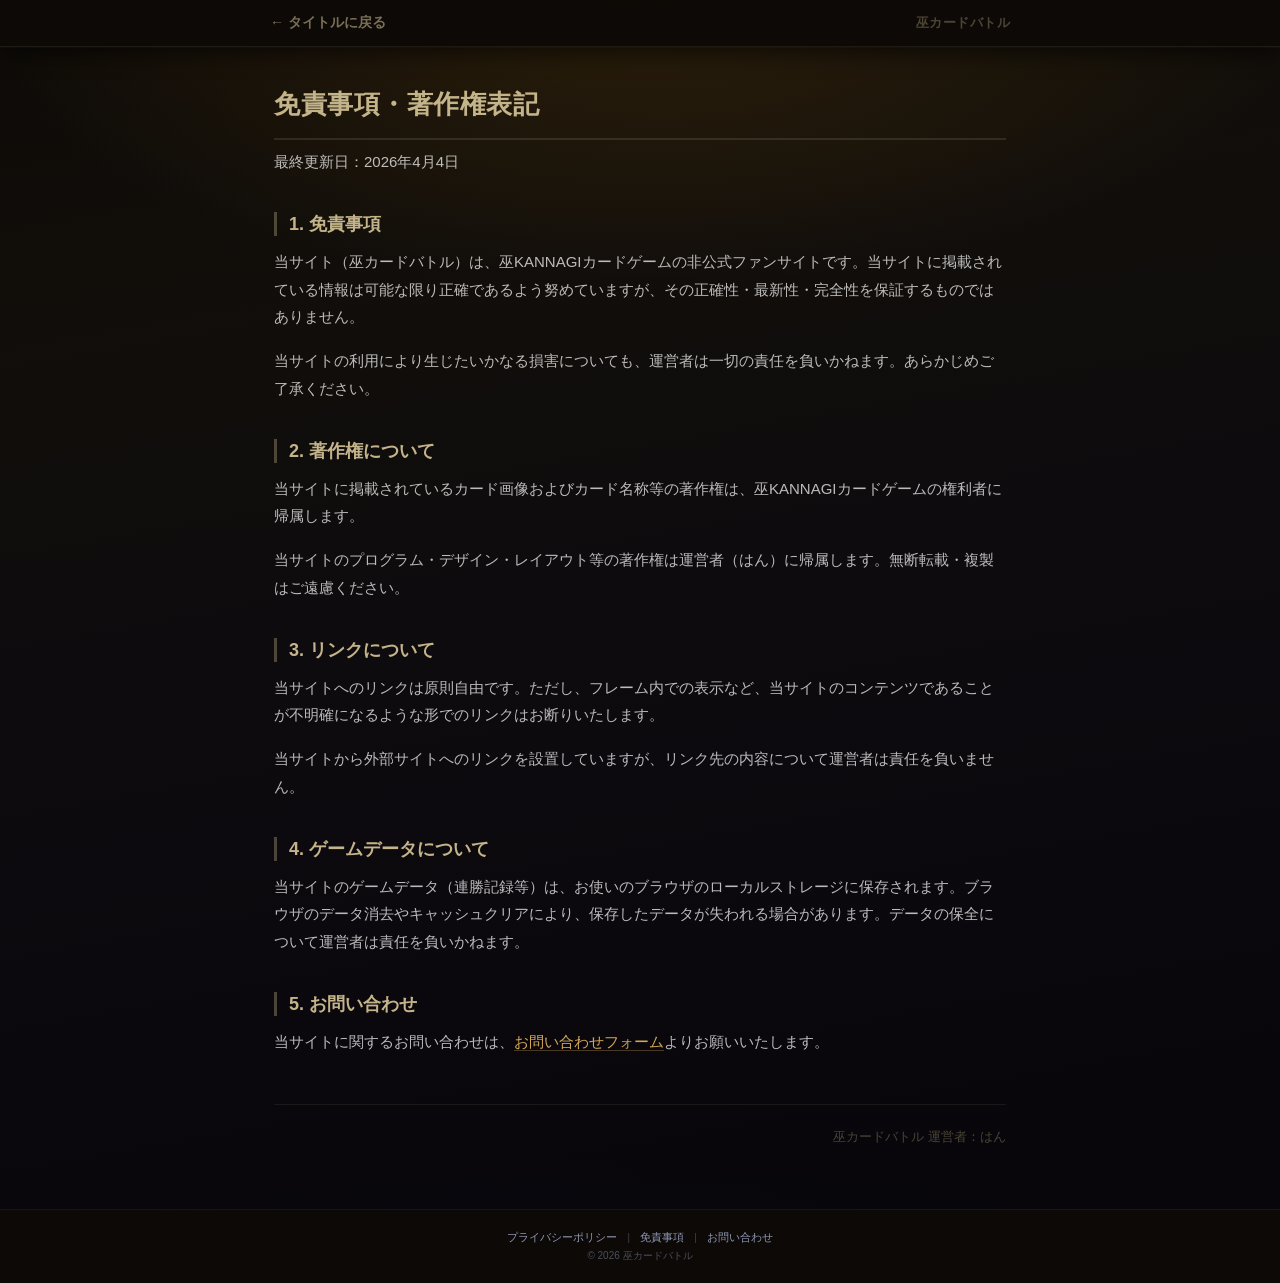
<file: disclaimer.html>
<!DOCTYPE html>
<html lang="ja">

<head>
  <meta charset="UTF-8" />
  <meta name="viewport" content="width=device-width, initial-scale=1.0" />
  <title>免責事項・著作権表記 | 巫カードバトル</title>
  <meta name="description" content="巫カードバトルの免責事項および著作権表記について。" />
  <link rel="stylesheet" href="battle.css" />
  <link rel="stylesheet" href="page.css" />
  <link rel="icon" type="image/x-icon" href="favicon/battle_favicon.ico" />
  <link rel="apple-touch-icon" type="image/png" sizes="180x180" href="images/kannagi-battle-touch-20261016.png" />
  <link rel="icon" type="image/png" sizes="180x180" href="images/battle_icon.png" />
</head>

<body>
  <header class="page-header">
    <div class="page-header-inner">
      <a href="index.html" class="page-back-link">&larr; タイトルに戻る</a>
      <span class="page-site-name">巫カードバトル</span>
    </div>
  </header>

  <main class="page-main">
    <article class="page-article">
      <h1>免責事項・著作権表記</h1>
      <p class="page-updated">最終更新日：2026年4月4日</p>

      <h2>1. 免責事項</h2>
      <p>当サイト（巫カードバトル）は、巫KANNAGIカードゲームの非公式ファンサイトです。当サイトに掲載されている情報は可能な限り正確であるよう努めていますが、その正確性・最新性・完全性を保証するものではありません。</p>
      <p>当サイトの利用により生じたいかなる損害についても、運営者は一切の責任を負いかねます。あらかじめご了承ください。</p>

      <h2>2. 著作権について</h2>
      <p>当サイトに掲載されているカード画像およびカード名称等の著作権は、巫KANNAGIカードゲームの権利者に帰属します。</p>
      <p>当サイトのプログラム・デザイン・レイアウト等の著作権は運営者（はん）に帰属します。無断転載・複製はご遠慮ください。</p>

      <h2>3. リンクについて</h2>
      <p>当サイトへのリンクは原則自由です。ただし、フレーム内での表示など、当サイトのコンテンツであることが不明確になるような形でのリンクはお断りいたします。</p>
      <p>当サイトから外部サイトへのリンクを設置していますが、リンク先の内容について運営者は責任を負いません。</p>

      <h2>4. ゲームデータについて</h2>
      <p>当サイトのゲームデータ（連勝記録等）は、お使いのブラウザのローカルストレージに保存されます。ブラウザのデータ消去やキャッシュクリアにより、保存したデータが失われる場合があります。データの保全について運営者は責任を負いかねます。</p>

      <h2>5. お問い合わせ</h2>
      <p>当サイトに関するお問い合わせは、<a href="https://docs.google.com/forms/d/e/1FAIpQLSd8f24mL69hy2xLROsW7yi5ifoMN6DwQPSr7Msj2-q-3vd2gw/viewform" target="_blank" rel="noopener noreferrer">お問い合わせフォーム</a>よりお願いいたします。</p>

      <div class="page-signature">
        <p>巫カードバトル 運営者：はん</p>
      </div>
    </article>
  </main>

  <footer class="page-footer">
    <nav class="start-footer-links">
      <a href="privacy.html">プライバシーポリシー</a>
      <span class="start-footer-sep">|</span>
      <a href="disclaimer.html">免責事項</a>
      <span class="start-footer-sep">|</span>
      <a href="https://docs.google.com/forms/d/e/1FAIpQLSd8f24mL69hy2xLROsW7yi5ifoMN6DwQPSr7Msj2-q-3vd2gw/viewform" target="_blank" rel="noopener noreferrer">お問い合わせ</a>
    </nav>
    <p class="start-footer-copy">&copy; 2026 巫カードバトル</p>
  </footer>
</body>

</html>
</file>
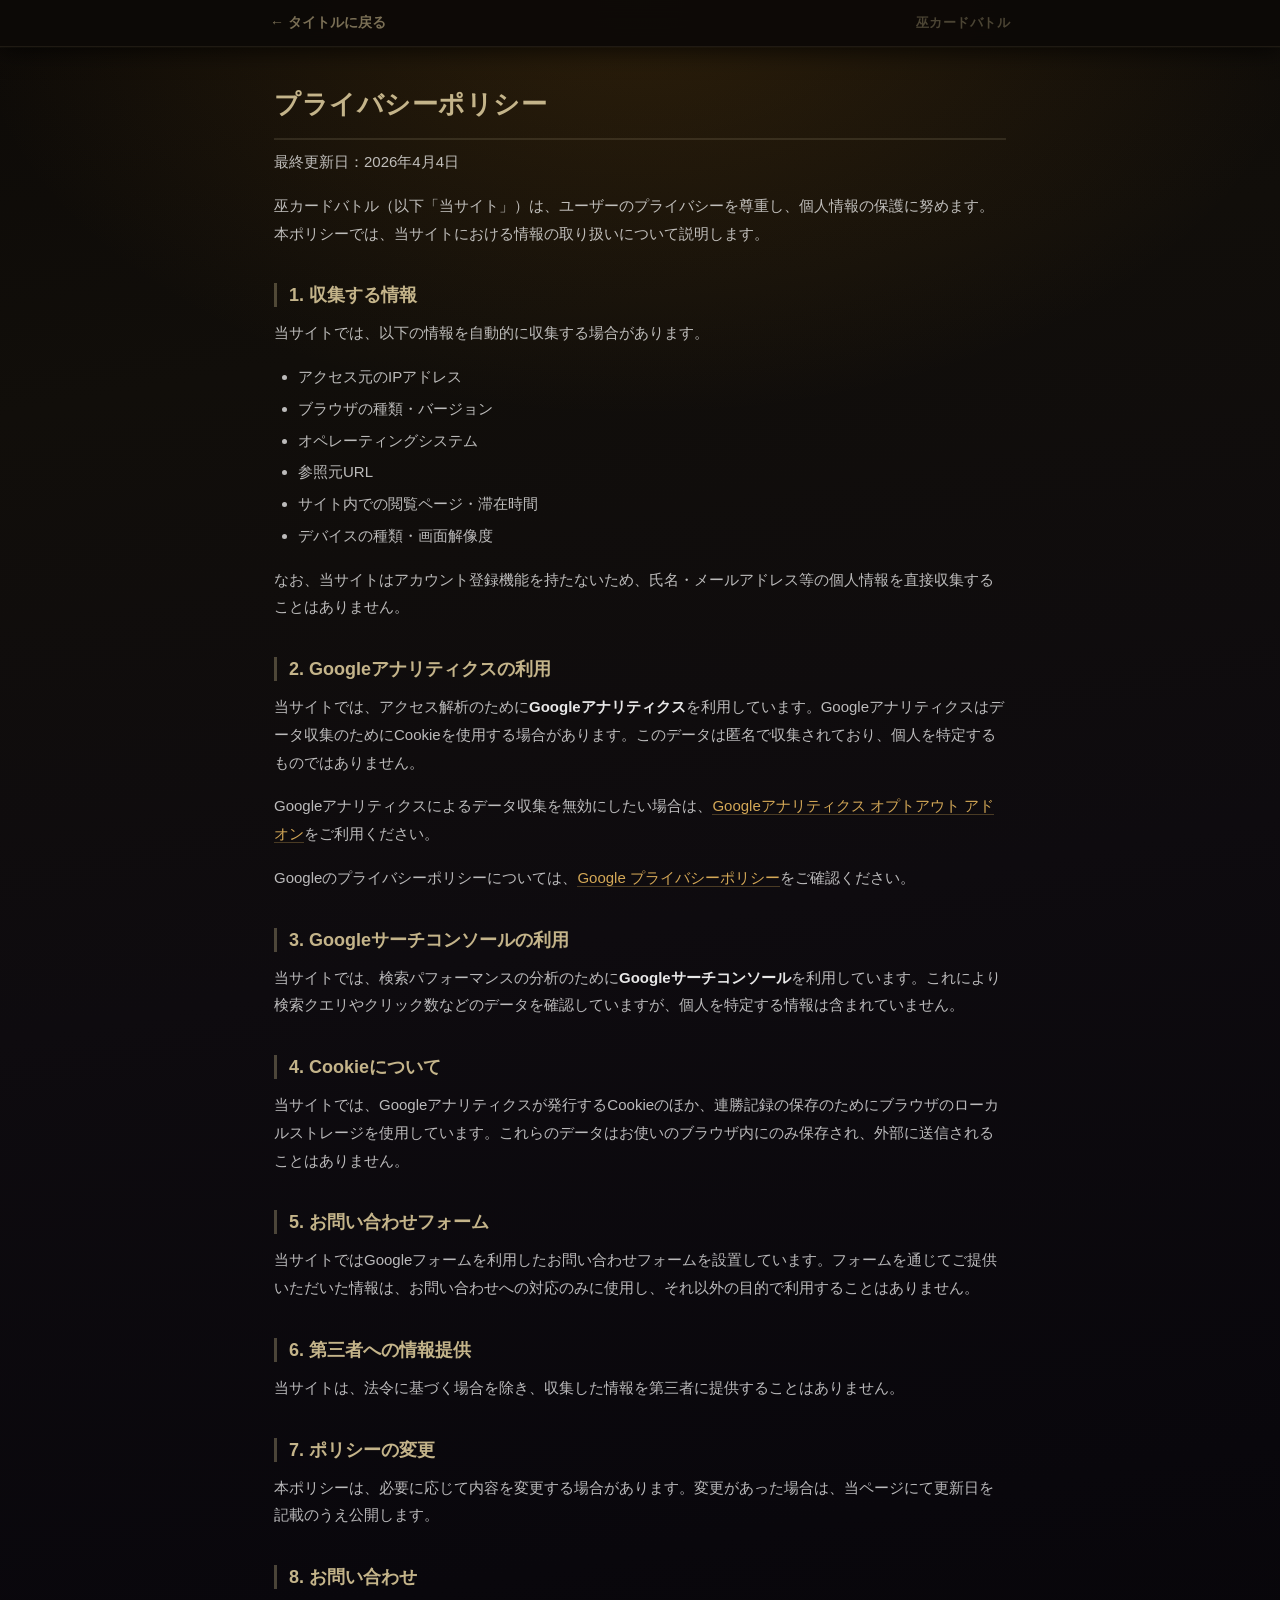
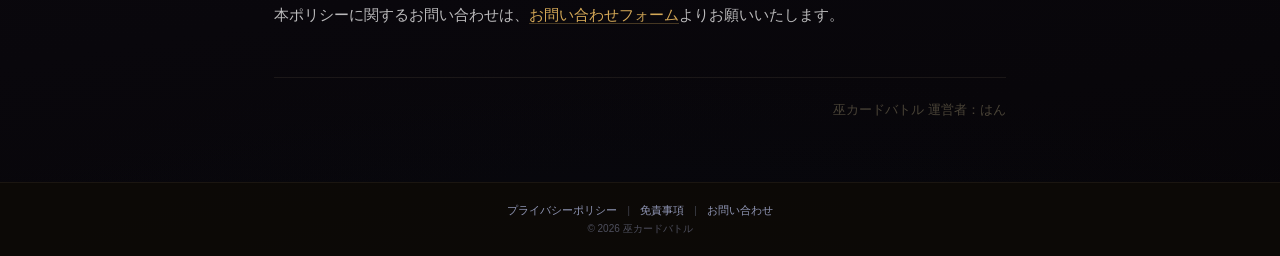
<file: privacy.html>
<!DOCTYPE html>
<html lang="ja">

<head>
  <meta charset="UTF-8" />
  <meta name="viewport" content="width=device-width, initial-scale=1.0" />
  <title>プライバシーポリシー | 巫カードバトル</title>
  <meta name="description" content="巫カードバトルのプライバシーポリシーについて。個人情報の取り扱い方針を記載しています。" />
  <link rel="stylesheet" href="battle.css" />
  <link rel="stylesheet" href="page.css" />
  <link rel="icon" type="image/x-icon" href="favicon/battle_favicon.ico" />
  <link rel="apple-touch-icon" type="image/png" sizes="180x180" href="images/kannagi-battle-touch-20261016.png" />
  <link rel="icon" type="image/png" sizes="180x180" href="images/battle_icon.png" />
</head>

<body>
  <header class="page-header">
    <div class="page-header-inner">
      <a href="index.html" class="page-back-link">&larr; タイトルに戻る</a>
      <span class="page-site-name">巫カードバトル</span>
    </div>
  </header>

  <main class="page-main">
    <article class="page-article">
      <h1>プライバシーポリシー</h1>
      <p class="page-updated">最終更新日：2026年4月4日</p>

      <p>巫カードバトル（以下「当サイト」）は、ユーザーのプライバシーを尊重し、個人情報の保護に努めます。本ポリシーでは、当サイトにおける情報の取り扱いについて説明します。</p>

      <h2>1. 収集する情報</h2>
      <p>当サイトでは、以下の情報を自動的に収集する場合があります。</p>
      <ul>
        <li>アクセス元のIPアドレス</li>
        <li>ブラウザの種類・バージョン</li>
        <li>オペレーティングシステム</li>
        <li>参照元URL</li>
        <li>サイト内での閲覧ページ・滞在時間</li>
        <li>デバイスの種類・画面解像度</li>
      </ul>
      <p>なお、当サイトはアカウント登録機能を持たないため、氏名・メールアドレス等の個人情報を直接収集することはありません。</p>

      <h2>2. Googleアナリティクスの利用</h2>
      <p>当サイトでは、アクセス解析のために<strong>Googleアナリティクス</strong>を利用しています。Googleアナリティクスはデータ収集のためにCookieを使用する場合があります。このデータは匿名で収集されており、個人を特定するものではありません。</p>
      <p>Googleアナリティクスによるデータ収集を無効にしたい場合は、<a href="https://tools.google.com/dlpage/gaoptout?hl=ja" target="_blank" rel="noopener noreferrer">Googleアナリティクス オプトアウト アドオン</a>をご利用ください。</p>
      <p>Googleのプライバシーポリシーについては、<a href="https://policies.google.com/privacy?hl=ja" target="_blank" rel="noopener noreferrer">Google プライバシーポリシー</a>をご確認ください。</p>

      <h2>3. Googleサーチコンソールの利用</h2>
      <p>当サイトでは、検索パフォーマンスの分析のために<strong>Googleサーチコンソール</strong>を利用しています。これにより検索クエリやクリック数などのデータを確認していますが、個人を特定する情報は含まれていません。</p>

      <h2>4. Cookieについて</h2>
      <p>当サイトでは、Googleアナリティクスが発行するCookieのほか、連勝記録の保存のためにブラウザのローカルストレージを使用しています。これらのデータはお使いのブラウザ内にのみ保存され、外部に送信されることはありません。</p>

      <h2>5. お問い合わせフォーム</h2>
      <p>当サイトではGoogleフォームを利用したお問い合わせフォームを設置しています。フォームを通じてご提供いただいた情報は、お問い合わせへの対応のみに使用し、それ以外の目的で利用することはありません。</p>

      <h2>6. 第三者への情報提供</h2>
      <p>当サイトは、法令に基づく場合を除き、収集した情報を第三者に提供することはありません。</p>

      <h2>7. ポリシーの変更</h2>
      <p>本ポリシーは、必要に応じて内容を変更する場合があります。変更があった場合は、当ページにて更新日を記載のうえ公開します。</p>

      <h2>8. お問い合わせ</h2>
      <p>本ポリシーに関するお問い合わせは、<a href="https://docs.google.com/forms/d/e/1FAIpQLSd8f24mL69hy2xLROsW7yi5ifoMN6DwQPSr7Msj2-q-3vd2gw/viewform" target="_blank" rel="noopener noreferrer">お問い合わせフォーム</a>よりお願いいたします。</p>

      <div class="page-signature">
        <p>巫カードバトル 運営者：はん</p>
      </div>
    </article>
  </main>

  <footer class="page-footer">
    <nav class="start-footer-links">
      <a href="privacy.html">プライバシーポリシー</a>
      <span class="start-footer-sep">|</span>
      <a href="disclaimer.html">免責事項</a>
      <span class="start-footer-sep">|</span>
      <a href="https://docs.google.com/forms/d/e/1FAIpQLSd8f24mL69hy2xLROsW7yi5ifoMN6DwQPSr7Msj2-q-3vd2gw/viewform" target="_blank" rel="noopener noreferrer">お問い合わせ</a>
    </nav>
    <p class="start-footer-copy">&copy; 2026 巫カードバトル</p>
  </footer>
</body>

</html>
</file>
<file: battle.css>
/* ===== リセット ===== */
*,
*::before,
*::after {
  margin: 0;
  padding: 0;
  box-sizing: border-box;
}

/* ===== ボタンタッチキャンセル ===== */
/* 指をボタン外にドラッグした時、pointer-eventsを切って:activeを解除 */
button.btn-touch-cancelled {
  pointer-events: none !important;
}

/* 準備中も最終レイアウトを計算し、途中の形だけ画面に出さない。 */
.popup-preparing {
  visibility: hidden !important;
}

html {
  width: 100%;
  height: 100%;
  overflow: hidden;
  background: #000;
}

body {
  width: 100%;
  max-width: 430px;
  height: 100vh;
  height: 100dvh;
  max-height: 900px;
  margin: 0 auto;
  margin-top: max(0px, calc(50dvh - 450px));
  position: relative;
  overflow: hidden;
  background: #000;
  box-shadow: 0 0 40px 8px rgba(255, 255, 255, 0.12);
  font-family: 'Helvetica Neue', Arial, sans-serif;
  user-select: none;
  -webkit-user-select: none;
  -webkit-tap-highlight-color: transparent;
  touch-action: manipulation;
  display: flex;
  flex-direction: column;
}

/* ===== アプリ外枠 ===== */
#app {
  width: 100%;
  display: flex;
  flex-direction: row;
  align-items: center;
  justify-content: center;
  gap: clamp(3px, 1.2vw, 6px);
  padding: 4px clamp(4px, 1.5vw, 8px);
  background: rgba(15, 10, 30, 0.95);
  border-bottom: 1px solid rgba(80, 80, 140, 0.25);
  flex-shrink: 0;
  z-index: 10;
}

/* ===== ヘッダー（旧フッター） ===== */
#footer {
  display: flex;
  flex-direction: row;
  align-items: center;
  justify-content: flex-start;
  gap: 6px;
  padding: 4px 8px;
  background: rgba(15, 10, 30, 0.95);
  border-bottom: 1px solid rgba(80, 80, 140, 0.25);
  flex-shrink: 0;
  z-index: 10;
}

.footer-btn {
  padding: 4px clamp(4px, 1.5vw, 12px);
  font-size: clamp(10px, 2.8vw, 12px);
  font-weight: bold;
  color: rgba(200, 210, 255, 0.85);
  background: rgba(30, 25, 60, 0.9);
  border: 1px solid rgba(80, 90, 160, 0.4);
  border-radius: 6px;
  cursor: pointer;
  transition: background 0.15s ease, border-color 0.15s ease;
  letter-spacing: 0px;
  white-space: nowrap;
  text-align: center;
}

.footer-btn:not(:disabled):active {
  background: rgba(60, 50, 120, 0.9);
  border-color: rgba(120, 140, 230, 0.6);
}

.footer-btn:disabled {
  opacity: 0.4;
  cursor: default;
}


@media (min-width:600px) {
  body {
    max-width: 520px;
  }
}

@media (min-width:900px) {
  body {
    max-width: 600px;
  }
}

@media (min-width:1200px) {
  body {
    max-width: 700px;
  }
}

/* ===== フィールド全体 ===== */
#field {
  flex: 1;
  display: grid;
  grid-template-columns: minmax(0, 1fr);
  /* 相手の場以外を縮小し、両者の場を広めに確保 */
  grid-template-rows: 0.8fr 1.2fr 0.9fr 2.3fr auto 2.3fr 1.2fr 1.2fr 1.3fr;
  width: 100%;
  overflow: hidden;
}

/* ===== 背景色 ===== */
#opp-hand-zone,
#opp-soul-zone {
  background: rgba(60, 20, 20, 0.35);
}

#opp-mid-zones .zone {
  background: rgba(60, 20, 20, 0.30);
}

#opp-field {
  background: rgba(60, 20, 20, 0.25);
}

#player-field {
  background: rgba(18, 22, 42, 0.40);
}

#player-mid-zones .zone {
  background: rgba(18, 22, 42, 0.35);
}

#player-soul-zone {
  background: rgba(18, 22, 42, 0.30);
}

#player-hand-zone {
  background: rgba(18, 22, 42, 0.35);
}

/* ===== 中央エリア ===== */
#center-area {
  position: relative;
  display: flex;
  align-items: stretch;
  justify-content: center;
  min-height: 30px;
  overflow: visible;
  z-index: 1;
}

#center-controls {
  display: flex;
  align-items: stretch;
  justify-content: center;
  width: 100%;
  gap: 0;
}

.type-btns {
  display: flex;
  gap: 2px;
  flex-shrink: 0;
  flex-wrap: nowrap;
}

/* 左ボタン群＝自分→下寄せ */
.type-btns.left-btns {
  align-items: flex-end;
}

/* 右ボタン群＝相手→上寄せ */
.type-btns.right-btns {
  align-items: flex-start;
}

.type-btn {
  font-size: 10px;
  font-weight: bold;
  padding: 3px 4px;
  border-radius: 2px;
  border: none;
  cursor: pointer;
  line-height: 1.2;
  letter-spacing: 0;
  white-space: nowrap;
  box-shadow: inset 0 1px 0 rgba(255, 255, 255, 0.24), inset 0 -1px 0 rgba(0, 0, 0, 0.22);
  text-shadow: 0 1px 0 rgba(0, 0, 0, 0.16);
}

.type-btn.basho-btn {
  background: linear-gradient(180deg, #b94a45, #963430);
  color: #fff0ed;
}

.type-btn.kaii-btn {
  background: linear-gradient(180deg, #9953c8, #7437a0);
  color: #f6efff;
}

.type-btn.dougu-btn {
  background: linear-gradient(180deg, #f0eeeb, #d3d1cf);
  color: #111;
}

.type-btn.season-btn {
  background: linear-gradient(180deg, #e8b74a, #cc912b);
  color: #111;
}

.type-btn.used {
  background: #555 !important;
  color: #888 !important;
  box-shadow: inset 0 1px 0 rgba(255, 255, 255, 0.08), inset 0 -1px 0 rgba(0, 0, 0, 0.16);
  text-shadow: none;
}

#center-mid {
  flex: 1;
  display: flex;
  align-items: center;
  justify-content: center;
  position: relative;
  min-width: 40px;
  overflow: hidden;
}

#center-line {
  position: absolute;
  top: 50%;
  left: 0;
  right: 0;
  height: 2px;
  background: rgba(255, 255, 255, 0.18);
  transform: translateY(-50%);
}

/* 攻撃ボタン：最前面レイヤー */
#attack-btn {
  position: relative;
  z-index: 600;
  background: linear-gradient(180deg, #982b2b 0%, #781a1a 45%, #5c1010 100%);
  color: #ffd4d4;
  border: 1px solid rgba(255, 100, 100, 0.4);
  padding: 4px 18px;
  border-radius: 4px;
  font-size: 12px;
  font-weight: bold;
  letter-spacing: 2px;
  cursor: pointer;
  white-space: nowrap;
  max-width: 100%;
  box-shadow: inset 0 1px 0 rgba(255, 215, 205, 0.22), inset 0 -1px 0 rgba(20, 0, 0, 0.42);
  text-shadow: 0 1px 0 rgba(0, 0, 0, 0.28);
}

#attack-btn:active {
  transform: scale(0.95);
}

/* 選択した手札・公開場のカードの真上に表示する使用ボタン */
#play-card-btn {
  position: absolute;
  z-index: 520;
  min-height: 44px;
  min-width: 124px;
  max-width: calc(100% - 16px);
  padding: 10px 16px;
  border: 1px solid rgba(221, 187, 103, 0.7);
  border-radius: 4px;
  background: linear-gradient(180deg, #70552b, #493619);
  color: #fff0cb;
  font: bold 12px 'Helvetica Neue', Arial, sans-serif;
  letter-spacing: 1px;
  white-space: nowrap;
  cursor: pointer;
  box-shadow: inset 0 1px 0 rgba(255, 236, 184, 0.2), 0 0 10px rgba(197, 154, 62, 0.22);
  transition: background 0.15s ease, box-shadow 0.15s ease;
}

#play-card-btn:disabled {
  color: #b3aaa0;
  background: #302c28;
  border-color: #61584c;
  box-shadow: none;
  cursor: not-allowed;
}

#play-card-btn:not(:disabled):active {
  background: #846432;
}

/* 中央ターン終了ボタン */
#end-turn-center {
  position: relative;
  z-index: 10;
  background: linear-gradient(135deg, #1a3a6b, #102a50);
  color: #aac4ee;
  border: 1px solid rgba(80, 140, 255, 0.35);
  padding: 4px 14px;
  border-radius: 4px;
  font-size: 11px;
  font-weight: bold;
  letter-spacing: 2px;
  cursor: pointer;
  white-space: nowrap;
  max-width: 100%;
}

/* ボタン本体の外で光を描き、中央の overflow:hidden に切られないようにする。 */
#end-turn-aura {
  position: absolute;
  z-index: 0;
  display: none;
  border-radius: 4px;
  pointer-events: none;
  box-shadow: 0 0 8px 3px rgba(165, 210, 255, 0.8), 0 0 20px 7px rgba(90, 155, 245, 0.55);
  opacity: 0.75;
}

#end-turn-aura.active {
  display: block;
  animation: turnEndAura 2.6s ease-in-out infinite;
}

@keyframes turnEndAura {
  0%, 100% { opacity: 0.4; }
  50% { opacity: 1; }
}

@media (prefers-reduced-motion: reduce) {
  #end-turn-aura.active {
    animation: none;
  }
}

#end-turn-center:active,
#center-area:has(#end-turn-center:active) #end-turn-aura {
  transform: scale(0.95);
}

/* ===== 場の行（ライフ＋場） ===== */
.field-row {
  display: flex;
  overflow: visible;
}

.field-row .row-zone.field-zone {
  flex: 1;
  overflow: hidden;
  min-width: 0;
}

.life-area {
  width: 38px;
  display: flex;
  flex-direction: column;
  align-items: center;
  justify-content: center;
  border: 1px solid rgba(255, 255, 255, 0.07);
  gap: 2px;
  flex-shrink: 0;
}

.life-label {
  color: rgba(255, 255, 255, 0.35);
  font-size: 10px;
  font-weight: bold;
  letter-spacing: 1px;
}

.life-value {
  color: #fff;
  font-size: 20px;
  font-weight: bold;
}

#opp-life-area {
  background: rgba(60, 20, 20, 0.35);
}

#player-life-area {
  background: rgba(18, 22, 42, 0.45);
}

/* ===== 通常行ゾーン ===== */
.row-zone {
  position: relative;
  display: flex;
  align-items: center;
  justify-content: center;
  overflow: hidden;
  border: 1px solid rgba(255, 255, 255, 0.07);
  padding: 1px 2px;
}

/* 魂ゾーン：カード列+右端の季節エリア */
#player-soul-zone,
#opp-soul-zone {
  justify-content: flex-start;
}

#player-soul-zone .card-row,
#opp-soul-zone .card-row {
  flex: 1;
  width: auto;
  min-width: 0;
}

/* ===== ゾーンラベル ===== */
.zone-label {
  position: absolute;
  top: 50%;
  left: 50%;
  transform: translate(-50%, -50%);
  color: rgba(255, 255, 255, 0.13);
  font-size: 13px;
  font-weight: bold;
  letter-spacing: 5px;
  pointer-events: none;
  white-space: nowrap;
  z-index: 0;
}

/* ===== カウント（黒丸の上に表示） ===== */
.zone-count {
  position: absolute;
  bottom: 2px;
  right: 4px;
  color: #fff;
  font-size: 11px;
  font-weight: bold;
  z-index: 2;
  pointer-events: none;
  width: 20px;
  height: 20px;
  background: rgba(0, 0, 0, 0.7);
  border-radius: 50%;
  display: flex;
  align-items: center;
  justify-content: center;
  line-height: 1;
}

/* ===== 3列行 ===== */
.triple-zone {
  display: grid;
  width: 100%;
  overflow: hidden;
}

#opp-mid-zones {
  grid-template-columns: 1fr 1fr 8fr;
}

#player-mid-zones {
  grid-template-columns: 8fr 1fr 1fr;
}

.triple-zone .zone {
  position: relative;
  display: flex;
  align-items: center;
  justify-content: center;
  overflow: hidden;
  border: 1px solid rgba(255, 255, 255, 0.07);
}

.triple-main {
  padding: 1px 2px;
}

/* ===== カード列共通 ===== */
.card-row {
  display: flex;
  align-items: center;
  justify-content: center;
  gap: 2px;
  width: 100%;
  height: 100%;
  overflow: hidden;
  z-index: 1;
}

/* ===== 場のcard-row: 画面中央揃え＋枠内に収まる ===== */
.field-card-row {
  overflow: visible;
  min-width: 0;
  align-items: center;
  gap: clamp(4px, 3vw, 14px);
  height: 100%;
}

/* 自分の場：左にライフ(38px)→右に同じ分パディングで画面中央に揃える */
#player-field-row .field-card-row {
  padding-right: 38px;
}

/* 相手の場：右にライフ(38px)→左に同じ分パディングで画面中央に揃える */
#opp-field-row .field-card-row {
  padding-left: 38px;
}

/* ===== カード共通 ===== */
.battle-card {
  flex-shrink: 0;
  position: relative;
  cursor: pointer;
  transition: box-shadow 0.15s ease, transform 0.12s ease;
  border-radius: 6px;
  overflow: hidden;
  touch-action: none;
  height: calc(100% - 2px);
  aspect-ratio: 5/7;
}

.battle-card img {
  width: 100%;
  height: 100%;
  object-fit: cover;
  pointer-events: none;
  display: block;
}

/* 手札 */
.battle-card.in-hand {
  border: 1px solid rgba(80, 140, 255, 0.15);
  box-shadow: 0 1px 3px rgba(0, 0, 0, 0.4);
}

/* 使用可能なカード（緑オーラ） */
.battle-card.in-hand.playable {
  border: 1px solid rgba(60, 200, 80, 0.55);
  box-shadow: 0 0 6px 2px rgba(60, 200, 80, 0.4), 0 0 12px 4px rgba(60, 200, 80, 0.18);
}

.basho-slot.playable {
  border: 1px solid rgba(60, 200, 80, 0.55) !important;
  box-shadow: 0 0 6px 2px rgba(60, 200, 80, 0.4), 0 0 12px 4px rgba(60, 200, 80, 0.18) !important;
}

/* 場カード（コンテナ幅に連動・親の高さに依存しない） */
.battle-card.on-field {
  border: 1px solid rgba(255, 255, 255, 0.10);
  box-shadow: 0 1px 3px rgba(0, 0, 0, 0.5);
  width: clamp(40px, 16vw, 72px);
  height: auto !important;
  flex-shrink: 0;
  aspect-ratio: 5/7;
}

/* ===== 場所札 力表示 ===== */
.power-badge {
  position: absolute;
  left: 1px;
  bottom: 1px;
  width: 16px;
  height: 16px;
  background: #111;
  border-radius: 50%;
  display: flex;
  align-items: center;
  justify-content: center;
  z-index: 5;
  pointer-events: none;
}

.power-badge span {
  color: #e53935;
  font-size: 10px;
  font-weight: bold;
  line-height: 1;
}

/* ===== 場グループ ===== */
.field-group {
  position: relative;
  flex-shrink: 0;
  display: flex;
  flex-direction: column;
  align-items: center;
  justify-content: flex-end;
}

.field-group .season-slot {
  z-index: 1;
  position: relative;
}

.field-group .basho-slot {
  z-index: 2;
  position: relative;
}

.field-group.has-season .basho-slot {
  margin-top: clamp(-82px, -18vw, -36px);
}

.field-group .kaii-row {
  display: flex;
  align-items: flex-start;
  z-index: 3;
  margin-top: clamp(-28px, -5.5vw, -14px);
}

.battle-card.kaii-attached {
  width: clamp(18px, 7vw, 32px);
  height: auto !important;
  aspect-ratio: 5/7;
  border: 1px solid rgba(255, 255, 255, 0.06);
  box-shadow: 0 1px 2px rgba(0, 0, 0, 0.4);
  cursor: pointer;
}

.kaii-row .battle-card.kaii-attached:not(:first-child) {
  margin-left: clamp(-18px, -3.5vw, -8px);
}

/* 怪異札カウントバッジ */
.kaii-count-badge {
  width: 20px;
  height: 20px;
  background: #111;
  border-radius: 50%;
  display: flex;
  align-items: center;
  justify-content: center;
  margin-left: -8px;
  flex-shrink: 0;
  border: 1px solid rgba(160, 80, 255, 0.3);
}

.kaii-count-badge span {
  color: #b060ff;
  font-size: 10px;
  font-weight: bold;
  line-height: 1;
}

/* 怪異札仮付けプレビュー */
.kaii-ghost-preview {
  width: clamp(18px, 7vw, 32px);
  height: auto !important;
  aspect-ratio: 5/7;
  border-radius: 3px;
  overflow: hidden;
  animation: kaiiBlink 0.6s ease-in-out infinite;
}

.kaii-ghost-preview img {
  width: 100%;
  height: 100%;
  object-fit: cover;
  display: block;
}

@keyframes kaiiBlink {

  0%,
  100% {
    opacity: 0.1;
  }

  50% {
    opacity: 0.9;
  }
}

/* ===== 魂カード：上下反転 ===== */
.battle-card.in-soul {
  border: 1px solid rgba(255, 200, 50, 0.12);
  box-shadow: 0 1px 2px rgba(0, 0, 0, 0.4);
}

.battle-card.in-soul img {
  transform: rotate(180deg);
}

/* ===== 魂行の季節アイコンミニエリア ===== */
.soul-info-area {
  display: flex;
  flex-direction: column;
  align-items: center;
  justify-content: center;
  gap: 0px;
  width: 22px;
  flex-shrink: 0;
  padding: 1px 0;
  z-index: 2;
}

.season-icons {
  display: flex;
  flex-direction: column;
  align-items: center;
  gap: 1px;
}

.season-icon {
  width: 15px;
  height: 11px;
  border-radius: 2px;
  display: flex;
  align-items: center;
  justify-content: center;
  font-size: 6px;
  font-weight: bold;
  line-height: 1;
  color: rgba(255, 255, 255, 0.7);
  background: rgba(80, 80, 80, 0.5);
  transition: background 0.3s, color 0.3s;
}

.season-icon.lit-spring {
  background: rgba(220, 100, 140, 0.75);
  color: #fff;
}

.season-icon.lit-summer {
  background: rgba(50, 170, 80, 0.75);
  color: #fff;
}

.season-icon.lit-autumn {
  background: rgba(210, 140, 40, 0.75);
  color: #fff;
}

.season-icon.lit-winter {
  background: rgba(60, 120, 210, 0.75);
  color: #fff;
}

.soul-count-mini {
  color: #fff;
  font-size: 9px;
  font-weight: bold;
  width: 15px;
  height: 15px;
  background: rgba(0, 0, 0, 0.7);
  border-radius: 50%;
  display: flex;
  align-items: center;
  justify-content: center;
  line-height: 1;
  margin-top: 1px;
}

/* 山札裏面 */
.deck-card-back {
  height: 72%;
  aspect-ratio: 5/7;
  border-radius: 2px;
  object-fit: cover;
  opacity: 0.6;
  pointer-events: none;
}

/* 除外ゾーン：最後のカード表示 */
.exile-zone {
  cursor: pointer;
  transition: background 0.15s ease;
}

.exile-zone:hover {
  background: rgba(255, 255, 255, 0.08) !important;
}

.exile-top-card {
  height: 72%;
  aspect-ratio: 5/7;
  border-radius: 2px;
  object-fit: cover;
  opacity: 0.85;
  pointer-events: none;
}

/* 山札クリッカブル */
#player-deck,
#opp-deck {
  cursor: pointer;
  transition: background 0.15s ease;
}

#player-deck:hover,
#opp-deck:hover {
  background: rgba(255, 255, 255, 0.08) !important;
}

#player-deck:hover .deck-card-back,
#opp-deck:hover .deck-card-back {
  opacity: 0.85;
}

/* ===== ホバー・選択 ===== */
.battle-card.glow {
  box-shadow: 0 0 8px 2px rgba(255, 255, 255, 0.35);
  border-color: rgba(255, 255, 255, 0.4);
  transform: translateY(-4px);
}

.battle-card.on-field.glow {
  transform: translateY(-4px);
}

.battle-card.on-field.summon-sick.glow {
  transform: rotate(-90deg) translateY(-4px);
}

/* 怪異札のホバーはtranslateYで視覚のみ移動（レイアウトシフト防止） */
.battle-card.kaii-attached.glow {
  transform: translateY(-3px);
}

/* 持ち上がった手札・魂だけ、カード列と枠の外まで表示する。 */
:is(#player-hand-cards, #player-open-cards, #player-soul-cards, #opp-soul-cards):has(> :is(.in-hand, .in-soul):is(.glow, .overflow-selected, .selected-card)) > :is(.in-hand, .in-soul):not(:hover):not(.glow):not(.overflow-selected):not(.selected-card) {
  clip-path: var(--hand-rest-clip, none);
}

:is(#player-hand-zone, #player-open, #player-soul-zone, #opp-soul-zone):has(:is(.in-hand, .in-soul):is(.glow, .overflow-selected, .selected-card)) {
  overflow: visible;
  min-width: 0;
  min-height: 0;
  z-index: 2;
}

:is(#player-hand-cards, #player-open-cards, #player-soul-cards, #opp-soul-cards):has(:is(.in-hand, .in-soul):is(.glow, .overflow-selected, .selected-card)) {
  overflow: visible;
  min-width: 0;
  min-height: 0;
}

#player-mid-zones:has(#player-open .in-hand:is(.glow, .overflow-selected, .selected-card)) {
  overflow: visible;
  min-width: 0;
  min-height: 0;
}

/* ===== PC マウスオーバー（タッチデバイスには影響しない） ===== */
@media (hover: hover) and (pointer: fine) {
  :is(#player-hand-cards, #player-open-cards, #player-soul-cards, #opp-soul-cards):has(> :is(.in-hand, .in-soul):hover) > :is(.in-hand, .in-soul):not(:hover):not(.glow):not(.overflow-selected):not(.selected-card) {
    clip-path: var(--hand-rest-clip, none);
  }

  :is(#player-hand-zone, #player-open, #player-soul-zone, #opp-soul-zone):has(:is(.in-hand, .in-soul):hover) {
    overflow: visible;
    min-width: 0;
    min-height: 0;
    z-index: 2;
  }

  :is(#player-hand-cards, #player-open-cards, #player-soul-cards, #opp-soul-cards):has(:is(.in-hand, .in-soul):hover) {
    overflow: visible;
    min-width: 0;
    min-height: 0;
  }

  #player-mid-zones:has(#player-open .in-hand:hover) {
    overflow: visible;
    min-width: 0;
    min-height: 0;
  }

  .battle-card:hover {
    transform: translateY(-4px);
    transition: transform 0.12s ease;
  }

  .battle-card.on-field:hover {
    transform: translateY(-4px);
  }

  .battle-card.on-field.summon-sick:hover {
    transform: rotate(-90deg) translateX(4px);
  }

  .battle-card.kaii-attached:hover {
    transform: translateY(-3px);
  }

  #zero-search-cards .battle-card:hover {
    transform: none;
    top: -4px;
    filter: brightness(1.04);
    box-shadow: 0 0 0 1px rgba(175, 192, 225, 0.4), 0 4px 12px rgba(110, 143, 194, 0.2);
  }

}

/* ===== 召喚酔い（場所札横向き） ===== */
.battle-card.on-field.summon-sick {
  transform: rotate(-90deg);
  transform-origin: center center;
}

/* ===== 場ドラッグオーバー（白く柔らかい光のループ） ===== */
@keyframes dropGlow {
  0% {
    box-shadow: inset 0 0 20px rgba(255, 255, 255, 0.12), 0 0 12px rgba(255, 255, 255, 0.08);
  }

  50% {
    box-shadow: inset 0 0 40px rgba(255, 255, 255, 0.35), 0 0 24px rgba(255, 255, 255, 0.18);
  }

  100% {
    box-shadow: inset 0 0 20px rgba(255, 255, 255, 0.12), 0 0 12px rgba(255, 255, 255, 0.08);
  }
}

.row-zone.field-zone.drag-over {
  background: rgba(255, 255, 255, 0.10);
  animation: dropGlow 0.9s ease-in-out infinite;
}

.row-zone.drag-over-soul {
  background: rgba(255, 200, 50, 0.15) !important;
  animation: dropGlow 0.9s ease-in-out infinite;
}

.exile-zone.drag-over-exile {
  background: rgba(180, 80, 255, 0.25) !important;
  box-shadow: inset 0 0 12px rgba(180, 80, 255, 0.5), 0 0 8px rgba(180, 80, 255, 0.3);
  animation: dropGlow 0.9s ease-in-out infinite;
}

.field-group.drop-target {
  outline: 2px solid rgba(120, 180, 255, 0.7);
  outline-offset: 2px;
  border-radius: 4px;
  box-shadow: 0 0 10px rgba(120, 180, 255, 0.4);
}

/* ===== カード拡大プレビュー ===== */
#card-preview {
  position: absolute;
  left: 0;
  right: 0;
  display: none;
  align-items: center;
  justify-content: center;
  z-index: 510;
  pointer-events: none;
  padding: 4px;
}

#card-preview.active {
  display: flex;
}

#card-preview.show-top {
  top: 0;
  height: 50%;
}

#card-preview.show-bottom {
  top: 50%;
  height: 50%;
}

#card-preview img {
  max-height: 80%;
  max-width: 55%;
  object-fit: contain;
  border-radius: 14px;
  box-shadow: 0 0 24px 8px rgba(255, 255, 255, 0.18), 0 0 40px 12px rgba(255, 255, 255, 0.08);
  pointer-events: none;
}

/* ===== モーダル内カードプレビュー（最前面） ===== */
#modal-preview {
  position: absolute;
  top: 0;
  left: 0;
  right: 0;
  bottom: 0;
  display: none;
  align-items: center;
  justify-content: center;
  z-index: 500;
  pointer-events: none;
  background: rgba(0, 0, 0, 0.6);
}

#modal-preview.active {
  display: flex;
  pointer-events: auto;
}

#modal-preview img {
  max-height: 70%;
  max-width: 60%;
  object-fit: contain;
  border-radius: 14px;
  box-shadow: 0 0 30px 10px rgba(255, 255, 255, 0.2);
  pointer-events: none;
}

/* ===== 怪異札確認中の拡大プレビュー（最前面・中央） ===== */
#kaii-preview-overlay {
  position: absolute;
  top: 0;
  left: 0;
  right: 0;
  bottom: 0;
  display: none;
  align-items: center;
  justify-content: center;
  z-index: 420;
  pointer-events: auto;
  background: rgba(0, 0, 0, 0.5);
}

#kaii-preview-overlay.active {
  display: flex;
}

#kaii-preview-overlay img {
  max-height: 70%;
  max-width: 65%;
  object-fit: contain;
  border-radius: 14px;
  box-shadow: 0 0 30px rgba(0, 0, 0, 0.6);
  pointer-events: none;
}

/* ===== カード使用エフェクト ===== */
#play-effect {
  position: absolute;
  top: 0;
  left: 0;
  right: 0;
  height: 50%;
  display: none;
  align-items: center;
  justify-content: center;
  z-index: 300;
  pointer-events: none;
}

#play-effect.active {
  display: flex;
}

#play-effect img {
  max-height: 75%;
  max-width: 65%;
  object-fit: contain;
  border-radius: 14px;
  animation: playAppear 0.55s ease-out forwards;
}

@keyframes playAppear {
  0% {
    opacity: 0;
    transform: scale(1.0);
  }

  20% {
    opacity: 1;
    transform: scale(1.0);
  }

  70% {
    opacity: 1;
    transform: scale(1.0);
  }

  100% {
    opacity: 0;
    transform: scale(1.0);
  }
}

/* ===== 季節札警告（画面中央） ===== */
#season-warning {
  position: absolute;
  top: 50%;
  left: 50%;
  transform: translate(-50%, -50%);
  display: none;
  align-items: center;
  justify-content: center;
  z-index: 180;
  background: rgba(0, 0, 0, 0.82);
  border: 1px solid rgba(255, 200, 50, 0.3);
  border-radius: 8px;
  padding: 10px 16px;
  pointer-events: none;
  max-width: 80%;
}

#season-warning.active {
  display: flex;
}

#season-warning span {
  color: rgba(255, 220, 100, 0.9);
  font-size: 10px;
  font-weight: bold;
  text-align: center;
  line-height: 1.5;
  letter-spacing: 0.5px;
}

/* ===== 魂不足ポップアップ ===== */
#soul-shortage-msg {
  position: absolute;
  top: 50%;
  left: 50%;
  transform: translate(-50%, -50%);
  display: none;
  align-items: center;
  justify-content: center;
  z-index: 350;
  background: rgba(0, 0, 0, 0.85);
  border: 1px solid rgba(255, 80, 80, 0.35);
  border-radius: 8px;
  padding: 10px 18px;
  pointer-events: none;
  max-width: 80%;
}

#soul-shortage-msg.active {
  display: flex;
}

#soul-shortage-msg span {
  color: rgba(255, 180, 180, 0.95);
  font-size: 11px;
  font-weight: bold;
  text-align: center;
  line-height: 1.5;
  letter-spacing: 0.5px;
}

/* ===== 季節不足ポップアップ ===== */
#season-shortage-msg {
  position: absolute;
  top: 50%;
  left: 50%;
  transform: translate(-50%, -50%);
  display: none;
  align-items: center;
  justify-content: center;
  z-index: 350;
  background: rgba(0, 0, 0, 0.85);
  border: 1px solid rgba(255, 180, 50, 0.4);
  border-radius: 8px;
  padding: 10px 18px;
  pointer-events: none;
  max-width: 80%;
}

#season-shortage-msg.active {
  display: flex;
}

#season-shortage-msg span {
  color: rgba(255, 220, 150, 0.95);
  font-size: 11px;
  font-weight: bold;
  text-align: center;
  line-height: 1.5;
  letter-spacing: 0.5px;
}

/* ===== 召喚酔いポップアップ ===== */
#summon-sick-msg {
  position: absolute;
  top: 50%;
  left: 50%;
  transform: translate(-50%, -50%);
  display: none;
  align-items: center;
  justify-content: center;
  z-index: 350;
  background: rgba(0, 0, 0, 0.85);
  border: 1px solid rgba(255, 160, 60, 0.35);
  border-radius: 8px;
  padding: 10px 18px;
  pointer-events: none;
  max-width: 80%;
}

#summon-sick-msg.active {
  display: flex;
}

#summon-sick-msg span {
  color: rgba(255, 200, 140, 0.95);
  font-size: 11px;
  font-weight: bold;
  text-align: center;
  line-height: 1.5;
  letter-spacing: 0.5px;
}

/* ===== 攻撃済みポップアップ ===== */
#attack-used-msg {
  position: absolute;
  top: 50%;
  left: 50%;
  transform: translate(-50%, -50%);
  display: none;
  align-items: center;
  justify-content: center;
  z-index: 350;
  background: rgba(0, 0, 0, 0.85);
  border: 1px solid rgba(255, 80, 80, 0.35);
  border-radius: 8px;
  padding: 10px 18px;
  pointer-events: none;
  max-width: 80%;
}

#attack-used-msg.active {
  display: flex;
}

#attack-used-msg span {
  color: rgba(255, 180, 180, 0.95);
  font-size: 11px;
  font-weight: bold;
  text-align: center;
  line-height: 1.5;
  letter-spacing: 0.5px;
}

/* ===== 1ターン1回制限ポップアップ ===== */
#type-used-msg {
  position: absolute;
  top: 50%;
  left: 50%;
  transform: translate(-50%, -50%);
  display: none;
  align-items: center;
  justify-content: center;
  z-index: 350;
  background: rgba(0, 0, 0, 0.85);
  border: 1px solid rgba(180, 120, 255, 0.35);
  border-radius: 8px;
  padding: 10px 18px;
  pointer-events: none;
  max-width: 80%;
}

#type-used-msg.active {
  display: flex;
}

#type-used-msg span {
  color: rgba(200, 180, 255, 0.95);
  font-size: 11px;
  font-weight: bold;
  text-align: center;
  line-height: 1.5;
  letter-spacing: 0.5px;
}

/* ===== ダメージ演出 ===== */
#damage-overlay {
  position: absolute;
  left: 0;
  right: 0;
  display: none;
  align-items: center;
  justify-content: center;
  z-index: 350;
  pointer-events: none;
}

#damage-overlay.show-top {
  top: 0;
  height: 50%;
  display: flex;
}

#damage-overlay.show-bottom {
  top: 50%;
  height: 50%;
  display: flex;
}

/* ダメージ背景エフェクト（赤黒い衝撃波） */
.dmg-burst {
  position: absolute;
  top: 50%;
  left: 50%;
  width: 0;
  height: 0;
  border-radius: 50%;
  transform: translate(-50%, -50%);
  pointer-events: none;
  animation: dmgBurst 0.8s ease-out forwards;
}

.dmg-burst-core {
  background: radial-gradient(ellipse at center,
      rgba(120, 0, 0, 0.95) 0%,
      rgba(80, 0, 0, 0.8) 25%,
      rgba(40, 0, 0, 0.6) 50%,
      rgba(20, 0, 0, 0.3) 75%,
      transparent 100%);
  z-index: 0;
}

.dmg-burst-ring {
  border: 3px solid rgba(180, 20, 20, 0.6);
  background: transparent;
  z-index: 0;
  animation: dmgRing 0.8s ease-out forwards;
}

/* 飛び散りパーティクル */
.dmg-splatter {
  position: absolute;
  top: 50%;
  left: 50%;
  width: 8px;
  height: 8px;
  border-radius: 50%;
  background: radial-gradient(circle, rgba(180, 10, 10, 0.9), rgba(60, 0, 0, 0.7));
  pointer-events: none;
  z-index: 0;
  animation: dmgSplatter 0.7s ease-out forwards;
}

@keyframes dmgBurst {
  0% {
    width: 0;
    height: 0;
    opacity: 1;
  }

  30% {
    width: 220px;
    height: 220px;
    opacity: 0.9;
  }

  60% {
    width: 260px;
    height: 260px;
    opacity: 0.7;
  }

  100% {
    width: 280px;
    height: 280px;
    opacity: 0;
  }
}

@keyframes dmgRing {
  0% {
    width: 0;
    height: 0;
    opacity: 0.8;
    border-width: 4px;
  }

  50% {
    width: 200px;
    height: 200px;
    opacity: 0.5;
    border-width: 2px;
  }

  100% {
    width: 300px;
    height: 300px;
    opacity: 0;
    border-width: 1px;
  }
}

@keyframes dmgSplatter {
  0% {
    transform: translate(-50%, -50%) translate(0, 0) scale(1);
    opacity: 1;
  }

  100% {
    opacity: 0;
    transform: translate(-50%, -50%) translate(var(--sx), var(--sy)) scale(0.3);
  }
}

#damage-text {
  color: #ff3333;
  font-size: 52px;
  font-weight: 900;
  font-style: italic;
  text-shadow:
    0 0 30px rgba(255, 0, 0, 0.7),
    0 0 60px rgba(150, 0, 0, 0.4),
    2px 2px 0 #000,
    -1px -1px 0 #000;
  transform: rotate(-12deg);
  animation: dmgAppear 0.8s ease-out forwards;
  z-index: 1;
  position: relative;
}

@keyframes dmgAppear {
  0% {
    opacity: 0;
    transform: rotate(-12deg) scale(0.3) translateY(20px);
  }

  25% {
    opacity: 1;
    transform: rotate(-12deg) scale(1.15);
  }

  50% {
    opacity: 1;
    transform: rotate(-12deg) scale(1.0);
  }

  80% {
    opacity: 0.8;
    transform: rotate(-12deg) scale(1.0);
  }

  100% {
    opacity: 0;
    transform: rotate(-12deg) scale(0.95) translateY(-10px);
  }
}

/* ===== 蟲憑き連続ダメージばらまき ===== */
.barrage-hit {
  position: absolute;
  color: #ff2222;
  font-size: 72px;
  font-weight: 900;
  font-style: italic;
  text-shadow:
    0 0 30px rgba(255, 0, 0, 0.8),
    0 0 60px rgba(150, 0, 0, 0.5),
    3px 3px 0 #000,
    -2px -2px 0 #000;
  transform: translate(-50%, -50%) rotate(-12deg);
  pointer-events: none;
  z-index: 2;
  animation: barrageAppear 0.45s ease-out forwards;
}

.barrage-hit.barrage-finish {
  font-size: 100px;
  color: #ff0000;
  text-shadow:
    0 0 40px rgba(255, 0, 0, 1),
    0 0 80px rgba(200, 0, 0, 0.6),
    0 0 120px rgba(150, 0, 0, 0.3),
    4px 4px 0 #000,
    -3px -3px 0 #000;
  animation: barrageFinish 1.5s ease-out forwards;
}

.barrage-burst {
  transform: translate(-50%, -50%);
  animation: barrageBurstAnim 0.45s ease-out forwards;
}

.barrage-splatter {
  top: auto;
  left: auto;
  transform: translate(-50%, -50%);
}

@keyframes barrageAppear {
  0% {
    opacity: 0;
    transform: translate(-50%, -50%) rotate(-12deg) scale(0.3);
  }

  20% {
    opacity: 1;
    transform: translate(-50%, -50%) rotate(-12deg) scale(1.2);
  }

  50% {
    opacity: 1;
    transform: translate(-50%, -50%) rotate(-12deg) scale(1.0);
  }

  100% {
    opacity: 0;
    transform: translate(-50%, -50%) rotate(-12deg) scale(0.9) translateY(-8px);
  }
}

@keyframes barrageFinish {
  0% {
    opacity: 0;
    transform: translate(-50%, -50%) rotate(-12deg) scale(0.3);
  }

  15% {
    opacity: 1;
    transform: translate(-50%, -50%) rotate(-12deg) scale(1.4);
  }

  40% {
    opacity: 1;
    transform: translate(-50%, -50%) rotate(-12deg) scale(1.1);
  }

  80% {
    opacity: 0.8;
    transform: translate(-50%, -50%) rotate(-12deg) scale(1.05);
  }

  100% {
    opacity: 0;
    transform: translate(-50%, -50%) rotate(-12deg) scale(1.0) translateY(-10px);
  }
}

@keyframes barrageBurstAnim {
  0% {
    width: 0;
    height: 0;
    opacity: 1;
  }

  40% {
    width: 240px;
    height: 240px;
    opacity: 0.8;
  }

  100% {
    width: 300px;
    height: 300px;
    opacity: 0;
  }
}

/* ===== 攻撃アニメ（下にくいっ→上に突撃＋ブラー）===== */
@keyframes attackSlideUp {
  0% {
    opacity: 1;
    transform: translateY(0);
    filter: blur(0);
  }

  15% {
    opacity: 1;
    transform: translateY(18px);
    filter: blur(0);
  }

  40% {
    opacity: 1;
    transform: translateY(-80px);
    filter: blur(1px);
  }

  70% {
    opacity: 0.6;
    transform: translateY(-160px);
    filter: blur(4px);
  }

  100% {
    opacity: 0;
    transform: translateY(-220px);
    filter: blur(8px);
  }
}

.field-group.attacking {
  animation: attackSlideUp 0.5s ease-in forwards;
  pointer-events: none;
  z-index: 9000;
  position: relative;
}

/* CPU攻撃アニメ（上から下へ） */
@keyframes cpuAttackSlideDown {
  0% {
    opacity: 1;
    transform: translateY(0);
    filter: blur(0);
  }

  15% {
    opacity: 1;
    transform: translateY(-18px);
    filter: blur(0);
  }

  40% {
    opacity: 1;
    transform: translateY(80px);
    filter: blur(1px);
  }

  70% {
    opacity: 0.6;
    transform: translateY(160px);
    filter: blur(4px);
  }

  100% {
    opacity: 0;
    transform: translateY(220px);
    filter: blur(8px);
  }
}

/* ===== 怪異札ポップアップ（相手エリア中央部分に表示） ===== */
#kaii-popup {
  position: absolute;
  top: 0;
  left: 0;
  right: 0;
  height: 50%;
  display: none;
  flex-direction: column;
  align-items: center;
  justify-content: center;
  z-index: 250;
  background: rgba(0, 0, 0, 0.75);
}

#kaii-popup.active {
  display: flex;
}

#kaii-popup-title {
  color: rgba(255, 255, 255, 0.9);
  font-size: 15px;
  font-weight: bold;
  letter-spacing: 3px;
  margin-bottom: 14px;
}

#kaii-popup-cards {
  display: flex;
  gap: 10px;
  align-items: center;
  justify-content: center;
  flex-wrap: wrap;
}

#kaii-popup-cards .battle-card {
  width: 95px;
  height: 133px;
  aspect-ratio: auto;
  border: 1px solid rgba(255, 255, 255, 0.25);
  box-shadow: 0 2px 12px rgba(0, 0, 0, 0.5);
}

/* ポップアップ内カードは上に動くエフェクト無効（ジッター防止） */
#kaii-popup-cards .battle-card.glow {
  transform: none !important;
  margin-top: 0 !important;
  padding-bottom: 0 !important;
}

/* ===== 除外カード一覧モーダル ===== */
#exile-modal {
  position: absolute;
  top: 0;
  left: 0;
  right: 0;
  bottom: 0;
  display: none;
  flex-direction: column;
  align-items: center;
  justify-content: center;
  gap: 4px;
  z-index: 400;
  background: rgba(0, 0, 0, 0.8);
  pointer-events: auto;
}

#exile-modal.active {
  display: flex;
}

#exile-modal-title {
  color: rgba(255, 255, 255, 0.9);
  font-size: 15px;
  font-weight: bold;
  letter-spacing: 3px;
}

#exile-modal-cards {
  display: flex;
  gap: 8px;
  align-items: center;
  justify-content: center;
  flex-wrap: wrap;
  max-width: 90%;
  max-height: 70%;
  overflow-y: auto;
  padding: 8px;
}

#exile-modal-cards .battle-card {
  width: 80px;
  height: 112px;
  aspect-ratio: auto;
  border: 1px solid rgba(255, 255, 255, 0.25);
  box-shadow: 0 2px 12px rgba(0, 0, 0, 0.5);
  flex-shrink: 0;
}

#exile-modal-cards .battle-card.glow {
  transform: none !important;
}

#exile-modal-empty {
  color: rgba(255, 255, 255, 0.5);
  font-size: 13px;
  font-weight: bold;
  letter-spacing: 1px;
}

#exile-modal-desc {
  color: rgba(255, 255, 255, 0.8);
  font-size: 12px;
  font-weight: bold;
  text-align: center;
  line-height: 1.6;
  letter-spacing: 0.5px;
  max-width: 90%;
}

#exile-modal-desc:empty {
  display: none;
}

/* ===== 盤面確認中の除外閲覧モーダル ===== */
#exile-view-modal {
  position: absolute;
  top: 0;
  left: 0;
  right: 0;
  bottom: 0;
  display: none;
  flex-direction: column;
  align-items: center;
  justify-content: center;
  gap: 4px;
  z-index: 500;
  background: rgba(0, 0, 0, 0.85);
  pointer-events: auto;
}

#exile-view-modal.active {
  display: flex;
}

#exile-view-title {
  color: rgba(255, 255, 255, 0.9);
  font-size: 15px;
  font-weight: bold;
  letter-spacing: 3px;
}

#exile-view-cards {
  display: flex;
  gap: 8px;
  align-items: center;
  justify-content: center;
  flex-wrap: wrap;
  max-width: 90%;
  max-height: 70%;
  overflow-y: auto;
  padding: 8px;
}

#exile-view-cards .battle-card {
  width: 80px;
  height: 112px;
  aspect-ratio: auto;
  border: 1px solid rgba(255, 255, 255, 0.25);
  box-shadow: 0 2px 12px rgba(0, 0, 0, 0.5);
  flex-shrink: 0;
}

#exile-view-empty {
  color: rgba(255, 255, 255, 0.5);
  font-size: 13px;
  font-weight: bold;
  letter-spacing: 1px;
}

/* 2択は長い文言に合わせて等幅にし、片方が非表示なら1列にする。 */
#exile-modal-buttons,
#card-select-buttons,
#reset-confirm-buttons,
#soul-absorb-ask-buttons {
  display: grid;
  grid-auto-flow: column;
  grid-auto-columns: minmax(0, 1fr);
  max-width: calc(100% - 24px);
}

#exile-modal-buttons {
  gap: 12px;
  margin-top: 4px;
  margin-bottom: 4px;
}

#exile-modal-confirm {
  background: linear-gradient(135deg, #555, #444);
  color: #888;
  border: 1px solid rgba(255, 255, 255, 0.15);
  padding: 10px 24px;
  border-radius: 8px;
  font-size: 14px;
  font-weight: bold;
  letter-spacing: 2px;
  cursor: default;
  transition: background 0.2s ease, color 0.2s ease, border 0.2s ease, box-shadow 0.2s ease;
}

#exile-modal-confirm.ready {
  background: linear-gradient(135deg, #1a5aab, #103a70);
  color: #aac4ff;
  border: 1px solid rgba(80, 160, 255, 0.5);
  cursor: pointer;
  box-shadow: 0 0 12px rgba(80, 160, 255, 0.3);
}

#exile-modal-confirm.ready:active {
  transform: scale(0.96);
}

#exile-modal-skip {
  background: linear-gradient(135deg, #8b1a1a, #5c1010);
  color: #ffd4d4;
  border: 1px solid rgba(255, 100, 100, 0.4);
  padding: 10px 24px;
  border-radius: 8px;
  font-size: 14px;
  font-weight: bold;
  letter-spacing: 2px;
  cursor: pointer;
  box-shadow: 0 0 12px rgba(255, 80, 80, 0.2);
}

#exile-modal-skip:active {
  transform: scale(0.96);
}

#exile-modal-cards .battle-card.exile-selectable {
  box-shadow: 0 0 8px rgba(80, 160, 255, 0.4);
}

#exile-modal-cards .battle-card.exile-selected {
  border: 1px solid rgba(80, 160, 255, 0.8) !important;
  box-shadow: 0 0 14px rgba(80, 160, 255, 0.6);
}

/* 山札検索：画像の寸法を保ち、移動による描画レイヤーの切り替えを避ける。 */
#exile-modal.deck-search-mode #exile-modal-cards .battle-card {
  top: 0;
  transform: none;
  transition: top 0.12s ease, box-shadow 0.15s ease;
}

/* 選択枠・オーラ・拡大表示でカード画像の描画を切り替えない。 */
#exile-modal.active #exile-modal-cards .battle-card img,
#exile-view-modal.active #exile-view-cards .battle-card img,
#opp-hand-exile-overlay.active #opp-hand-exile-cards .battle-card img,
:is(#player-hand-cards, #player-open-cards, #player-soul-cards) .battle-card img {
  will-change: transform;
}

@media (hover: hover) and (pointer: fine) {
  #exile-modal.deck-search-mode #exile-modal-cards .battle-card:hover {
    top: -4px;
  }
}

/* ===== 相手怪異札ブロック（小型中央ポップアップ） ===== */
#kaii-block-msg {
  position: absolute;
  top: 50%;
  left: 50%;
  transform: translate(-50%, -50%);
  display: none;
  align-items: center;
  justify-content: center;
  z-index: 350;
  background: rgba(0, 0, 0, 0.85);
  border: 1px solid rgba(160, 80, 255, 0.35);
  border-radius: 8px;
  padding: 10px 18px;
  pointer-events: none;
  max-width: 80%;
}

#kaii-block-msg.active {
  display: flex;
}

#kaii-block-text {
  color: rgba(200, 180, 255, 0.95);
  font-size: 11px;
  font-weight: bold;
  text-align: center;
  line-height: 1.5;
  letter-spacing: 0.5px;
}

/* ===== デッキ/除外検索モーダル：カード部分でも縦スクロール可能に ===== */
#exile-modal-cards {
  touch-action: pan-y;
  /* カード画像を掴んでも縦スクロールを許可 */
}

#exile-modal-cards .battle-card {
  touch-action: pan-y;
  /* 個別カードでも縦スクロール優先 */
}

:is(#exile-view-cards, #opp-hand-exile-cards),
:is(#exile-view-cards, #opp-hand-exile-cards) .battle-card {
  touch-action: pan-y;
}

/* ===== ドラッグトレイル（オーラのみ） ===== */
@keyframes dragTrailFade {
  from { opacity: 0.45; transform: rotate(-2deg) scale(1.0); }
  to   { opacity: 0;   transform: rotate(-2deg) scale(0.55); }
}
.drag-trail {
  position: fixed;
  width: 50px;
  height: 70px;
  border-radius: 6px;
  pointer-events: none;
  z-index: 9997;
  animation: dragTrailFade 0.5s ease-out forwards;
  background: radial-gradient(ellipse at center,
    rgba(140, 200, 255, 0.55) 0%,
    rgba(90, 155, 255, 0.25) 50%,
    transparent 78%);
  filter: blur(5px);
  will-change: transform, opacity;
}

/* ===== ドラッグゴースト ===== */
.drag-ghost {
  position: fixed;
  width: 50px;
  height: 70px;
  border-radius: 3px;
  overflow: hidden;
  pointer-events: none;
  z-index: 9999;
  opacity: 0.8;
  transform: rotate(-2deg) scale(1.06);
  box-shadow: 0 6px 18px rgba(80, 140, 255, 0.3);
}

.drag-ghost img {
  width: 100%;
  height: 100%;
  object-fit: cover;
}

/* ===== フッター ===== */
#footer {
  display: flex;
  align-items: center;
  justify-content: space-evenly;
  height: 34px;
  background: rgba(10, 10, 25, 0.95);
  border-top: 1px solid rgba(255, 255, 255, 0.08);
  flex-shrink: 0;
}

.footer-btn {
  background: rgba(255, 255, 255, 0.06);
  color: rgba(255, 255, 255, 0.55);
  border: 1px solid rgba(255, 255, 255, 0.12);
  padding: 4px 11px;
  border-radius: 6px;
  font-size: 11px;
  font-weight: bold;
  letter-spacing: 1px;
  cursor: pointer;
}

.footer-btn:disabled {
  opacity: 0.3;
  cursor: default;
}

.footer-btn:not(:disabled):active {
  background: rgba(255, 255, 255, 0.15);
  transform: scale(0.96);
}

/* ===== 手札超過オーバーレイ（上半分のみ覆い、下部の手札/公開場/魂は操作可能） ===== */
#hand-overflow-overlay {
  position: absolute;
  top: 0;
  left: 0;
  right: 0;
  height: 55%;
  display: none;
  flex-direction: column;
  align-items: center;
  justify-content: center;
  gap: 10px;
  z-index: 350;
  pointer-events: none;
  background: rgba(0, 0, 0, 0.65);
}

#hand-overflow-overlay.active {
  display: flex;
}

#hand-overflow-title {
  color: #ff3333;
  font-size: 30px;
  font-weight: 900;
  letter-spacing: 6px;
  text-shadow: 0 0 20px rgba(255, 0, 0, 0.4), 0 2px 6px rgba(0, 0, 0, 0.7);
}

#hand-overflow-desc {
  color: rgba(255, 255, 255, 0.9);
  font-size: 13px;
  font-weight: bold;
  text-align: center;
  line-height: 1.7;
  letter-spacing: 0.5px;
  max-width: 90%;
}

/* 手札超過：決定ボタン */
#hand-overflow-buttons {
  margin-top: 8px;
  pointer-events: auto;
}

#hand-overflow-confirm {
  background: linear-gradient(135deg, #555, #444);
  color: #888;
  border: 1px solid rgba(255, 255, 255, 0.15);
  padding: 10px 24px;
  border-radius: 8px;
  font-size: 14px;
  font-weight: bold;
  letter-spacing: 2px;
  cursor: default;
  transition: background 0.2s ease, color 0.2s ease, border 0.2s ease, box-shadow 0.2s ease;
}

#hand-overflow-confirm.ready {
  background: linear-gradient(135deg, #1a5aab, #103a70);
  color: #aac4ff;
  border: 1px solid rgba(80, 160, 255, 0.5);
  cursor: pointer;
  box-shadow: 0 0 12px rgba(80, 160, 255, 0.3);
}

#hand-overflow-confirm.ready:active {
  transform: scale(0.96);
}

#hand-overflow-remaining {
  color: rgba(255, 220, 100, 0.95);
  font-size: 14px;
  font-weight: bold;
  letter-spacing: 1px;
  margin-top: 6px;
  text-align: center;
  text-shadow: 0 1px 4px rgba(0, 0, 0, 0.7);
}

/* ===== 手札超過：タップ選択ハイライト ===== */
.battle-card.overflow-selected {
  border: 1px solid rgba(255, 200, 50, 0.8) !important;
  box-shadow: 0 0 10px 3px rgba(255, 200, 50, 0.5), 0 0 20px 6px rgba(255, 200, 50, 0.2) !important;
  transform: translateY(-4px);
  opacity: 0.7;
}

/* ===== カード選択フェイズオーバーレイ（上55%のみ覚い、下の手札は操作可能） ===== */
#card-select-overlay {
  position: absolute;
  top: 0;
  left: 0;
  right: 0;
  height: 55%;
  display: none;
  flex-direction: column;
  align-items: stretch;
  justify-content: flex-start;
  z-index: 360;
  pointer-events: none;
  background: rgba(0, 0, 0, 0.82);
}

#card-select-overlay.active {
  display: flex;
}

/* 上段: 選択中カードの拡大表示エリア */
#card-select-top {
  flex: 1;
  display: flex;
  align-items: center;
  justify-content: center;
  padding: 6px;
  min-height: 0;
}

#card-select-top img {
  max-height: 100%;
  max-width: 55%;
  object-fit: contain;
  border-radius: 10px;
  box-shadow: 0 0 20px 6px rgba(255, 215, 0, 0.3), 0 0 40px 12px rgba(255, 215, 0, 0.12);
  display: none;
}

#card-select-top img.active {
  display: block;
}

/* 選択前のプレースホルダーテキスト */
#card-select-placeholder {
  color: rgba(255, 255, 255, 0.2);
  font-size: 13px;
  font-weight: bold;
  letter-spacing: 2px;
  text-align: center;
}

/* 中段: タイトル + 説明 + ボタン */
#card-select-mid {
  background: rgba(0, 0, 0, 0.6);
  border-top: 1px solid rgba(68, 170, 255, 0.2);
  padding: 8px 12px;
  display: flex;
  flex-direction: column;
  align-items: center;
  gap: 6px;
  pointer-events: auto;
  flex-shrink: 0;
}

#card-select-title {
  color: #44aaff;
  font-size: 18px;
  font-weight: 900;
  letter-spacing: 4px;
  text-shadow: 0 0 14px rgba(68, 170, 255, 0.4), 0 2px 4px rgba(0, 0, 0, 0.7);
}

#card-select-desc {
  color: rgba(255, 255, 255, 0.88);
  font-size: 11px;
  font-weight: bold;
  text-align: center;
  line-height: 1.6;
  letter-spacing: 0.3px;
  max-width: 95%;
}

#card-select-buttons {
  gap: 10px;
  margin-top: 2px;
  pointer-events: auto;
}

#card-select-confirm {
  background: linear-gradient(135deg, #555, #444);
  color: #888;
  border: 1px solid rgba(255, 255, 255, 0.15);
  padding: 8px 20px;
  border-radius: 8px;
  font-size: 13px;
  font-weight: bold;
  letter-spacing: 2px;
  cursor: default;
  transition: background 0.2s ease, color 0.2s ease, border 0.2s ease, box-shadow 0.2s ease;
}

#card-select-confirm.ready {
  background: linear-gradient(135deg, #1a5aab, #103a70);
  color: #aac4ff;
  border: 1px solid rgba(80, 160, 255, 0.5);
  cursor: pointer;
  box-shadow: 0 0 12px rgba(80, 160, 255, 0.3);
}

#card-select-confirm.ready:active {
  transform: scale(0.96);
}

#card-select-skip {
  background: linear-gradient(135deg, #8b1a1a, #5c1010);
  color: #ffd4d4;
  border: 1px solid rgba(255, 100, 100, 0.4);
  padding: 8px 20px;
  border-radius: 8px;
  font-size: 13px;
  font-weight: bold;
  letter-spacing: 2px;
  cursor: pointer;
  box-shadow: 0 0 10px rgba(255, 80, 80, 0.2);
}

#card-select-skip:active {
  transform: scale(0.96);
}

/* カード選択中のハイライト（手札＆公開場の光らせ） */
.card-select-zone-glow {
  animation: selectZoneGlow 1.5s ease-in-out infinite;
}

@keyframes selectZoneGlow {
  0% {
    box-shadow: inset 0 0 8px rgba(68, 170, 255, 0.15);
  }

  50% {
    box-shadow: inset 0 0 20px rgba(68, 170, 255, 0.35);
  }

  100% {
    box-shadow: inset 0 0 8px rgba(68, 170, 255, 0.15);
  }
}

/* 選択対象カードのハイライト */
.battle-card.tap-play-selected {
  border-color: rgba(226, 191, 112, 0.9) !important;
  box-shadow: 0 0 9px 2px rgba(216, 175, 85, 0.5), 0 0 18px rgba(216, 175, 85, 0.2) !important;
}

#tap-play-dialog {
  position: absolute;
  inset: 0;
  z-index: 9150;
  display: flex;
  align-items: center;
  justify-content: center;
  padding: 16px 12px;
  background: rgba(0, 0, 0, 0.83);
}

.tap-play-panel {
  display: flex;
  flex-direction: column;
  width: 100%;
  max-width: 540px;
  max-height: 100%;
  min-height: 0;
  padding: 22px 16px 16px;
  border: 1px solid rgba(193, 161, 99, 0.38);
  border-radius: 8px;
  background: linear-gradient(160deg, #181715, #0b0b0d);
  box-shadow: 0 12px 40px rgba(0, 0, 0, 0.65), inset 0 1px 0 rgba(255, 244, 214, 0.05);
}

#tap-play-title {
  flex-shrink: 0;
  color: #e3c994;
  text-align: center;
  font-size: 18px;
  letter-spacing: 2px;
}

#tap-play-desc {
  flex-shrink: 0;
  margin: 10px 0 18px;
  color: #c4c0ba;
  text-align: center;
  font-size: 13px;
  line-height: 1.7;
  white-space: pre-line;
}

#tap-play-options {
  display: flex;
  flex-wrap: wrap;
  align-items: stretch;
  justify-content: center;
  gap: 12px;
  min-height: 0;
  padding: 6px 2px;
  overflow-y: auto;
  touch-action: pan-y;
}

.tap-play-option {
  display: flex;
  flex-direction: column;
  align-items: center;
  gap: 8px;
  width: 122px;
  max-width: calc(50% - 6px);
  padding: 8px 6px;
  border: 1px solid rgba(255, 255, 255, 0.12);
  border-radius: 6px;
  background: #141416;
  color: #d0ccc5;
  font: inherit;
  cursor: pointer;
  transition: border-color 0.15s ease, background 0.15s ease, box-shadow 0.15s ease;
}

.tap-play-option[aria-pressed="true"] {
  border-color: #c6a463;
  background: #292318;
  box-shadow: inset 0 0 0 1px rgba(218, 181, 111, 0.15), 0 0 12px rgba(184, 139, 58, 0.18);
}

.tap-play-option img,
.tap-play-new-slot {
  display: block;
  width: 96px;
  max-width: 100%;
  height: 134px;
  flex-shrink: 0;
  object-fit: cover;
  border-radius: 6px;
  pointer-events: none;
}

.tap-play-new-slot {
  display: grid;
  place-items: center;
  border: 1px dashed #776444;
  color: #bca273;
  font-size: 36px;
}

.tap-play-option-name {
  width: 100%;
  min-height: 34px;
  font-size: 12px;
  line-height: 1.45;
  overflow-wrap: anywhere;
}

.tap-play-actions {
  display: flex;
  justify-content: center;
  flex-shrink: 0;
  gap: 10px;
  padding-top: 18px;
}

.tap-play-actions button {
  flex: 1;
  min-width: 0;
  min-height: 44px;
  max-width: 190px;
  padding: 10px 12px;
  border: 1px solid #56514a;
  border-radius: 5px;
  background: #232220;
  color: #d2cec6;
  font-size: 13px;
  font-weight: bold;
  cursor: pointer;
}

#tap-play-confirm:not(:disabled) {
  border-color: #bd9a59;
  background: linear-gradient(180deg, #71572f, #49371c);
  color: #fff0cc;
  box-shadow: inset 0 1px 0 rgba(255, 235, 183, 0.15);
}

#tap-play-confirm:disabled {
  color: #77736d;
  border-color: #3b3936;
  background: #242321;
  cursor: not-allowed;
}

.battle-card.selection-unavailable {
  cursor: not-allowed;
  box-shadow: none !important;
  transform: none !important;
}

.battle-card.selection-unavailable::before {
  content: '';
  position: absolute;
  inset: 0;
  z-index: 6;
  background: rgba(0, 0, 0, 0.58);
  border-radius: inherit;
  pointer-events: none;
}

.battle-card.selectable {
  border: 1px solid rgba(68, 170, 255, 0.5);
  box-shadow: 0 0 6px 2px rgba(68, 170, 255, 0.35);
  cursor: pointer;
}

.battle-card.selected-card {
  border: 1px solid rgba(255, 215, 0, 0.8) !important;
  box-shadow: 0 0 10px 3px rgba(255, 215, 0, 0.5), 0 0 20px 6px rgba(255, 215, 0, 0.2) !important;
  transform: translateY(-6px);
}

/* 外枠1pxに内側1pxを重ね、選択時も画像の表示領域を保つ。 */
.battle-card:is(.selected-card, .overflow-selected, .soul-absorb-selected, .exile-selected)::after {
  content: '';
  position: absolute;
  inset: 0;
  border: 1px solid;
  border-color: inherit;
  border-radius: 5px;
  pointer-events: none;
}

/* ===== スタート画面 ===== */
#start-overlay {
  position: absolute;
  top: 0;
  left: 0;
  right: 0;
  bottom: 0;
  background:
    /* 上部：行燈の淡い光 */
    radial-gradient(ellipse 75% 32% at 50% 0%, rgba(160, 105, 18, 0.20) 0%, transparent 70%),
    /* 下部：霧と墨の闇 */
    radial-gradient(ellipse 110% 28% at 50% 108%, rgba(6, 10, 18, 0.75) 0%, transparent 65%),
    /* 左右の深い影 */
    radial-gradient(ellipse 30% 90% at 0% 50%, rgba(4, 2, 1, 0.6) 0%, transparent 70%),
    radial-gradient(ellipse 30% 90% at 100% 50%, rgba(4, 2, 1, 0.6) 0%, transparent 70%),
    /* ベース：温かみのある漆黒 */
    linear-gradient(170deg, #0d0a07 0%, #110e0a 20%, #0e0b0f 50%, #09070c 80%, #070508 100%);
  display: flex;
  flex-direction: column;
  align-items: center;
  justify-content: center;
  z-index: 500;
  gap: 0;
  padding: 24px 20px 56px;
  /* padding-bottom: フッター高さ分を確保し、コンテンツの視覚的中心を維持 */
}

/* 中身だけ非表示 → readyで表示（背景は常に不透明で戦闘場を隠す） */
#start-overlay>* {
  opacity: 0;
  transition: opacity 0.4s ease;
}

#start-overlay.ready>* {
  opacity: 1;
}

#start-title {
  color: #c4b48a;
  font-size: 15px;
  font-weight: bold;
  letter-spacing: 3px;
  text-align: center;
  line-height: 2.0;
  text-shadow: 0 0 18px rgba(180, 130, 35, 0.35), 0 2px 8px rgba(0, 0, 0, 0.9);
  margin-bottom: 18px;
}

#start-deck-img {
  max-width: 90%;
  max-height: 32%;
  object-fit: contain;
  border-radius: 12px;
  box-shadow:
    0 0 15px 4px rgba(255, 255, 255, 0.09),
    0 0 40px 10px rgba(255, 255, 255, 0.04),
    0 0 70px 20px rgba(255, 255, 255, 0.02);
  margin-bottom: 24px;
}

#start-buttons-row {
  display: flex;
  gap: 16px;
  justify-content: center;
  width: 100%;
  margin-bottom: 14px;
}

.start-btn-col {
  display: flex;
  flex-direction: column;
  align-items: center;
}

#start-btn {
  background: linear-gradient(160deg, #6e1212 0%, #3e0808 55%, #2d0606 100%);
  color: #f0ece4;
  border: 1px solid rgba(190, 90, 60, 0.38);
  padding: 11px 28px;
  border-radius: 12px;
  font-size: 16px;
  font-weight: bold;
  letter-spacing: 4px;
  text-indent: 4px;
  cursor: pointer;
  text-shadow: 0 1px 8px rgba(180, 40, 20, 0.6), 0 0 2px rgba(0, 0, 0, 0.9);
  transition: transform 0.1s ease;
  box-shadow: 0 4px 28px rgba(140, 15, 15, 0.55), inset 0 1px 0 rgba(240, 140, 100, 0.10);
  margin-bottom: 6px;
}

#start-btn:hover {
  transform: translateY(-3px);
  box-shadow: 0 8px 32px rgba(140, 15, 15, 0.7), inset 0 1px 0 rgba(240, 140, 100, 0.15);
}

#start-btn:active {
  background: linear-gradient(160deg, #7e1818 0%, #4e0e0e 55%, #3a0a0a 100%);
  transform: scale(0.97);
}

#start-sub {
  color: rgba(195, 175, 140, 0.6);
  font-size: 11px;
  margin-bottom: 0;
  letter-spacing: 0.5px;
}

#solo-btn {
  background: linear-gradient(160deg, #0e3018 0%, #082010 55%, #051508 100%);
  color: #f0ece4;
  border: 1px solid rgba(60, 140, 85, 0.32);
  padding: 11px 28px;
  border-radius: 12px;
  font-size: 16px;
  font-weight: bold;
  letter-spacing: 4px;
  text-indent: 4px;
  cursor: pointer;
  text-shadow: 0 1px 8px rgba(20, 90, 50, 0.6), 0 0 2px rgba(0, 0, 0, 0.9);
  transition: transform 0.1s ease;
  box-shadow: 0 4px 28px rgba(8, 60, 25, 0.5), inset 0 1px 0 rgba(100, 200, 130, 0.08);
  margin-bottom: 6px;
}

#solo-btn:hover {
  transform: translateY(-3px);
  box-shadow: 0 8px 32px rgba(8, 60, 25, 0.65), inset 0 1px 0 rgba(100, 200, 130, 0.12);
}

#solo-btn:active {
  background: linear-gradient(160deg, #143c20 0%, #0a2814 55%, #071a0a 100%);
  transform: scale(0.97);
}

#solo-sub {
  color: rgba(195, 175, 140, 0.6);
  font-size: 11px;
  margin-bottom: 0;
  letter-spacing: 0.5px;
}

#deck-list-link {
  color: #b08830;
  font-size: 12px;
  font-weight: bold;
  text-decoration: none;
  letter-spacing: 1px;
  margin-bottom: 4px;
  display: inline-block;
  text-shadow: 0 0 12px rgba(180, 130, 30, 0.4);
}

#deck-list-link::before {
  content: '';
  display: inline-block;
  width: 0;
  height: 0;
  border-style: solid;
  border-width: 4px 0 4px 7px;
  border-color: transparent transparent transparent #b08830;
  margin-right: 4px;
  vertical-align: middle;
}

#deck-list-link:active {
  opacity: 0.6;
}

#start-note {
  color: rgba(190, 172, 140, 0.72);
  font-size: 10px;
  text-align: center;
  line-height: 1.5;
  letter-spacing: 0.5px;
}

/* デッキリスト画像ポップアップ */
#deck-popup-overlay {
  position: fixed;
  inset: 0;
  background: rgba(0, 0, 0, 0.8);
  z-index: 10000;
  display: flex;
  align-items: center;
  justify-content: center;
}

#deck-popup {
  position: relative;
  max-width: 92vw;
  max-height: 90vh;
}

#deck-popup-img {
  display: block;
  max-width: 92vw;
  max-height: 88vh;
  object-fit: contain;
  border-radius: 6px;
  box-shadow: 0 0 30px rgba(0, 0, 0, 0.7), 0 0 20px 4px rgba(220, 180, 60, 0.4);
}

#deck-popup-close {
  position: absolute;
  top: -12px;
  right: -12px;
  width: 32px;
  height: 32px;
  border-radius: 50%;
  border: none;
  background: #333;
  color: #fff;
  font-size: 20px;
  line-height: 1;
  display: flex;
  align-items: center;
  justify-content: center;
  cursor: pointer;
  z-index: 1;
  box-shadow: 0 2px 8px rgba(0, 0, 0, 0.5);
}

#deck-popup-close:active {
  background: #555;
}

/* ===== 開門演出 ===== */
#gate-overlay {
  position: absolute;
  top: 0;
  left: 0;
  right: 0;
  bottom: 0;
  display: none;
  flex-direction: column;
  align-items: center;
  justify-content: center;
  gap: 20px;
  z-index: 460;
  pointer-events: none;
  background: rgba(0, 0, 0, 0.75);
}

#gate-overlay.active {
  display: flex;
  pointer-events: auto;
  cursor: pointer;
}

#gate-text {
  color: #fff;
  font-size: 48px;
  font-weight: 900;
  letter-spacing: 16px;
  text-indent: 16px;
  text-shadow: 0 0 50px rgba(255, 255, 255, 0.5), 0 0 80px rgba(255, 255, 255, 0.2), 0 4px 12px rgba(0, 0, 0, 0.8);
}

@keyframes gateAppear {
  0% {
    opacity: 0;
    transform: scale(0.5);
  }

  30% {
    opacity: 1;
    transform: scale(1.1);
  }

  50% {
    opacity: 1;
    transform: scale(1.0);
  }

  100% {
    opacity: 1;
    transform: scale(1.0);
  }
}

@keyframes gateFadeOut {
  0% {
    opacity: 1;
  }

  100% {
    opacity: 0;
  }
}

#coin-text {
  color: #fff;
  font-size: 38px;
  font-weight: 900;
  letter-spacing: 6px;
  text-indent: 6px;
  text-shadow: 0 0 20px rgba(255, 255, 255, 0.4), 0 2px 6px rgba(0, 0, 0, 0.6);
}

/* 先攻/後攻 確定エフェクト */
@keyframes coinStamp {
  0% {
    opacity: 0;
    transform: scale(1.12);
    text-shadow:
      0 0 60px rgba(255, 255, 255, 1),
      0 0 120px rgba(200, 220, 255, 0.8),
      0 0 200px rgba(150, 180, 255, 0.4);
  }

  35% {
    opacity: 1;
    transform: scale(1.0);
    text-shadow:
      0 4px 30px rgba(255, 255, 255, 1),
      0 0 50px rgba(255, 255, 255, 0.9),
      0 0 90px rgba(200, 220, 255, 0.8),
      0 0 140px rgba(150, 180, 255, 0.5),
      0 8px 60px rgba(100, 140, 255, 0.3);
  }

  60% {
    text-shadow:
      0 3px 25px rgba(255, 255, 255, 0.7),
      0 0 45px rgba(255, 255, 255, 0.5),
      0 0 80px rgba(200, 220, 255, 0.35),
      0 6px 50px rgba(100, 140, 255, 0.15);
  }

  100% {
    opacity: 1;
    transform: scale(1.0);
    text-shadow:
      0 2px 20px rgba(255, 255, 255, 0.5),
      0 0 40px rgba(255, 255, 255, 0.25),
      0 0 70px rgba(200, 220, 255, 0.12),
      0 4px 40px rgba(100, 140, 255, 0.08);
  }
}

#coin-text.coin-stamp {
  animation: coinStamp 0.5s ease-out forwards;
}

/* ===== 開門演出（リッチ版・GPU最適化） ===== */

/* 横帯：中央から左右に伸びる金色ライン */
.kaimon-line {
  position: absolute;
  left: 0;
  right: 0;
  top: 50%;
  height: 1px;
  transform: translateY(-50%) scaleX(0);
  background: linear-gradient(90deg, transparent 0%, rgba(180, 140, 60, 0.15) 15%, rgba(200, 160, 80, 0.5) 40%, rgba(220, 180, 100, 0.8) 50%, rgba(200, 160, 80, 0.5) 60%, rgba(180, 140, 60, 0.15) 85%, transparent 100%);
  pointer-events: none;
  z-index: -1;
  animation: kaimonLineExpand 0.7s cubic-bezier(0.22, 1, 0.36, 1) forwards;
}

.kaimon-line:nth-child(2) {
  height: 40px;
  opacity: 0.15;
  background: linear-gradient(90deg, transparent 5%, rgba(200, 160, 80, 0.6) 30%, rgba(220, 180, 100, 1) 50%, rgba(200, 160, 80, 0.6) 70%, transparent 95%);
  animation-delay: 0.05s;
}

@keyframes kaimonLineExpand {
  0% {
    transform: translateY(-50%) scaleX(0);
    opacity: 0;
  }
  30% {
    opacity: 1;
  }
  100% {
    transform: translateY(-50%) scaleX(1);
    opacity: 1;
  }
}

/* 文字フェードイン */
@keyframes kaimonTextIn {
  0% {
    opacity: 0;
    transform: scale(0.92);
  }
  100% {
    opacity: 1;
    transform: scale(1.0);
  }
}

/* 文字の金色発光 */
#gate-text.kaimon-glow {
  text-shadow:
    0 0 20px rgba(220, 180, 100, 0.8),
    0 0 50px rgba(200, 150, 60, 0.5),
    0 0 80px rgba(180, 120, 30, 0.25),
    0 4px 12px rgba(0, 0, 0, 0.8);
}

/* 全体フェードアウト */
@keyframes kaimonAllOut {
  0% {
    opacity: 1;
  }
  100% {
    opacity: 0;
  }
}

/* ===== ターン告知 ===== */
#turn-announce {
  position: absolute;
  top: 0;
  left: 0;
  right: 0;
  bottom: 0;
  display: none;
  align-items: center;
  justify-content: center;
  z-index: 450;
  pointer-events: none;
  background: transparent;
}

#turn-announce.active {
  display: flex;
}

#turn-announce-text {
  color: #fff;
  font-size: 28px;
  font-weight: 900;
  letter-spacing: 6px;
  text-indent: 6px;
  text-shadow: 0 0 30px rgba(255, 255, 255, 0.4), 0 2px 8px rgba(0, 0, 0, 0.6);
  background: rgba(0, 0, 0, 0.85);
  width: 100%;
  text-align: center;
  padding: 18px 0;
  animation: turnAnnounceIn 0.8s ease-out forwards;
}

#turn-announce-text.enemy {
  color: #ff4444;
  text-shadow: 0 0 30px rgba(255, 50, 50, 0.5), 0 2px 8px rgba(0, 0, 0, 0.6);
}

@keyframes turnAnnounceIn {
  0% {
    opacity: 0;
    transform: scaleY(0.3);
  }

  20% {
    opacity: 1;
    transform: scaleY(1.05);
  }

  35% {
    transform: scaleY(1.0);
  }

  80% {
    opacity: 1;
  }

  100% {
    opacity: 0;
  }
}

/* ===== 場所札なしポップアップ ===== */
#no-basho-msg {
  position: absolute;
  top: 50%;
  left: 50%;
  transform: translate(-50%, -50%);
  display: none;
  align-items: center;
  justify-content: center;
  z-index: 350;
  background: rgba(0, 0, 0, 0.85);
  border: 1px solid rgba(255, 80, 80, 0.35);
  border-radius: 8px;
  padding: 10px 18px;
  pointer-events: none;
  max-width: 80%;
}

#no-basho-msg.active {
  display: flex;
}

#no-basho-msg span {
  color: rgba(255, 180, 180, 0.95);
  font-size: 11px;
  font-weight: bold;
  text-align: center;
  line-height: 1.5;
  letter-spacing: 0.5px;
}

/* ===== 相手手札タッチポップアップ ===== */
#opp-hand-msg {
  position: absolute;
  top: 50%;
  left: 50%;
  transform: translate(-50%, -50%);
  display: none;
  align-items: center;
  justify-content: center;
  z-index: 350;
  background: rgba(0, 0, 0, 0.85);
  border: 1px solid rgba(255, 160, 60, 0.4);
  border-radius: 8px;
  padding: 10px 18px;
  pointer-events: none;
  max-width: 85%;
}

#opp-hand-msg.active {
  display: flex;
}

#opp-hand-msg span {
  color: rgba(255, 220, 150, 0.95);
  font-size: 11px;
  font-weight: bold;
  text-align: center;
  line-height: 1.5;
  letter-spacing: 0.5px;
}

/* ===== 相手山札タッチポップアップ ===== */
#opp-deck-msg {
  position: absolute;
  top: 50%;
  left: 50%;
  transform: translate(-50%, -50%);
  display: none;
  align-items: center;
  justify-content: center;
  z-index: 350;
  background: rgba(0, 0, 0, 0.85);
  border: 1px solid rgba(255, 160, 60, 0.4);
  border-radius: 8px;
  padding: 10px 18px;
  pointer-events: none;
  max-width: 85%;
}

#opp-deck-msg.active {
  display: flex;
}

#opp-deck-msg span {
  color: rgba(255, 220, 150, 0.95);
  font-size: 11px;
  font-weight: bold;
  text-align: center;
  line-height: 1.5;
  letter-spacing: 0.5px;
}

/* ===== フィニッシュブロー：フィールドズーム演出 ===== */
#finish-blow-overlay {
  position: absolute;
  top: 0;
  left: 0;
  right: 0;
  bottom: 0;
  display: none;
  z-index: 460;
  pointer-events: none;
  overflow: hidden;
}

#finish-blow-overlay.active {
  display: block;
}

#finish-blow-field {
  position: absolute;
  left: 0;
  right: 0;
  height: 100%;
  animation: finishBlowZoom 1.8s ease-out forwards;
  transform-origin: center 35%;
}

#finish-blow-overlay.target-bottom #finish-blow-field {
  transform-origin: center 65%;
}

@keyframes finishBlowZoom {
  0% {
    transform: scale(1.0);
    filter: brightness(1);
  }

  20% {
    transform: scale(1.6);
    filter: brightness(1.3);
  }

  50% {
    transform: scale(1.5);
    filter: brightness(1.1);
  }

  100% {
    transform: scale(1.4);
    filter: brightness(0.8);
    opacity: 0;
  }
}

.finish-impact-line {
  position: absolute;
  background: linear-gradient(90deg, transparent, rgba(255, 255, 255, 0.9), transparent);
  height: 2px;
  width: 120%;
  left: -10%;
  animation: impactLineFlash 0.6s ease-out forwards;
}

@keyframes impactLineFlash {
  0% {
    opacity: 1;
    transform: scaleX(0);
  }

  30% {
    opacity: 1;
    transform: scaleX(1);
  }

  100% {
    opacity: 0;
    transform: scaleX(1.2);
  }
}

.finish-radial-burst {
  position: absolute;
  width: 300px;
  height: 300px;
  border-radius: 50%;
  background: radial-gradient(circle, rgba(255, 200, 100, 0.6) 0%, rgba(255, 100, 50, 0.3) 40%, transparent 70%);
  left: 50%;
  top: 50%;
  transform: translate(-50%, -50%) scale(0);
  animation: radialBurst 1.0s ease-out forwards;
}

@keyframes radialBurst {
  0% {
    transform: translate(-50%, -50%) scale(0);
    opacity: 1;
  }

  40% {
    transform: translate(-50%, -50%) scale(1.5);
    opacity: 0.8;
  }

  100% {
    transform: translate(-50%, -50%) scale(3);
    opacity: 0;
  }
}

.finish-shock-ring {
  position: absolute;
  width: 100px;
  height: 100px;
  border-radius: 50%;
  border: 3px solid rgba(255, 255, 255, 0.8);
  left: 50%;
  top: 50%;
  transform: translate(-50%, -50%) scale(0);
  animation: shockRingExpand 0.8s ease-out forwards;
}

@keyframes shockRingExpand {
  0% {
    transform: translate(-50%, -50%) scale(0);
    opacity: 1;
    border-width: 3px;
  }

  100% {
    transform: translate(-50%, -50%) scale(5);
    opacity: 0;
    border-width: 1px;
  }
}

.finish-screen-flash {
  position: absolute;
  top: 0;
  left: 0;
  right: 0;
  bottom: 0;
  background: rgba(255, 255, 255, 0.7);
  animation: screenFlash 0.4s ease-out forwards;
}

@keyframes screenFlash {
  0% {
    opacity: 1;
  }

  100% {
    opacity: 0;
  }
}

/* フィニッシュダメージ：ズーム＋スロー（全ライフ0共通） */
#damage-overlay.finish-damage {
  z-index: 470;
  animation: finishDmgZoom 1.5s ease-out forwards;
}

#damage-overlay.finish-damage #damage-text {
  animation: dmgAppearSlow 1.5s ease-out forwards;
  font-size: 80px;
}

@keyframes finishDmgZoom {
  0% {
    transform: scale(1.0);
  }

  15% {
    transform: scale(1.5);
  }

  50% {
    transform: scale(1.4);
  }

  85% {
    transform: scale(1.35);
  }

  100% {
    transform: scale(1.3);
    opacity: 0;
  }
}

@keyframes dmgAppearSlow {
  0% {
    opacity: 0;
    transform: rotate(-12deg) scale(0.3) translateY(20px);
  }

  20% {
    opacity: 1;
    transform: rotate(-12deg) scale(1.3);
  }

  50% {
    opacity: 1;
    transform: rotate(-12deg) scale(1.15);
  }

  80% {
    opacity: 0.9;
    transform: rotate(-12deg) scale(1.1);
  }

  100% {
    opacity: 0;
    transform: rotate(-12deg) scale(1.0) translateY(-10px);
  }
}

/* スロー攻撃アニメ（プレイヤー：3倍遅い） */
@keyframes attackSlideUpSlow {
  0% {
    opacity: 1;
    transform: translateY(0);
    filter: blur(0);
  }

  15% {
    opacity: 1;
    transform: translateY(18px);
    filter: blur(0);
  }

  40% {
    opacity: 1;
    transform: translateY(-80px);
    filter: blur(1px);
  }

  70% {
    opacity: 0.6;
    transform: translateY(-160px);
    filter: blur(4px);
  }

  100% {
    opacity: 0;
    transform: translateY(-220px);
    filter: blur(8px);
  }
}

.field-group.attacking-slow {
  animation: attackSlideUpSlow 1.5s ease-in forwards;
  pointer-events: none;
  z-index: 9000;
  position: relative;
}

/* スロー攻撃アニメ（CPU：3倍遅い） */
@keyframes cpuAttackSlideDownSlow {
  0% {
    opacity: 1;
    transform: translateY(0);
    filter: blur(0);
  }

  15% {
    opacity: 1;
    transform: translateY(-18px);
    filter: blur(0);
  }

  40% {
    opacity: 1;
    transform: translateY(80px);
    filter: blur(1px);
  }

  70% {
    opacity: 0.6;
    transform: translateY(160px);
    filter: blur(4px);
  }

  100% {
    opacity: 0;
    transform: translateY(220px);
    filter: blur(8px);
  }
}

/* ===== 勝敗結果 ===== */
#result-overlay {
  position: absolute;
  top: 0;
  left: 0;
  right: 0;
  bottom: 0;
  display: none;
  flex-direction: column;
  align-items: center;
  justify-content: center;
  gap: 38px;
  z-index: 480;
  pointer-events: none;
  background: rgba(0, 0, 0, 0.7);
}

#result-overlay.active {
  display: flex;
  pointer-events: auto;
}

#result-text {
  color: #fff;
  font-size: 42px;
  font-weight: 900;
  letter-spacing: 4px;
  text-indent: 8px;
  text-shadow: 0 0 40px rgba(255, 255, 255, 0.5), 0 2px 8px rgba(0, 0, 0, 0.7);
  animation: resultFadeIn 1.0s ease-out forwards;
}

#retry-btn {
  background: linear-gradient(135deg, #1e3a5f, #16213e);
  color: #fafafa;
  border: 1px solid rgba(80, 140, 255, 0.25);
  padding: 10px 30px;
  border-radius: 8px;
  font-size: 14px;
  font-weight: bold;
  letter-spacing: 3px;
  cursor: pointer;
  animation: resultFadeIn 1.0s ease-out forwards;
  animation-delay: 0.5s;
  opacity: 0;
}

#retry-btn:active {
  background: linear-gradient(135deg, #2a4f7f, #1e3a5f);
  transform: scale(0.97);
}

#result-shop-link {
  display: flex;
  flex-direction: column;
  align-items: center;
  gap: 8px;
  text-decoration: none;
  animation: resultFadeIn 1.0s ease-out forwards;
  animation-delay: 0.7s;
  opacity: 0;
}

#result-shop-img {
  width: 260px;
  border-radius: 8px;
  box-shadow: 0 4px 16px rgba(0, 0, 0, 0.6);
}

#result-shop-text {
  color: rgba(200, 220, 255, 0.9);
  font-size: 12px;
  font-weight: bold;
  letter-spacing: 2px;
  text-shadow: 0 1px 4px rgba(0, 0, 0, 0.8);
}

#result-shop-link:active #result-shop-img {
  opacity: 0.8;
}

#result-overlay.win #result-text {
  color: #ffd700;
  text-shadow: 0 0 40px rgba(255, 215, 0, 0.5), 0 2px 8px rgba(0, 0, 0, 0.7);
}

#result-overlay.lose #result-text {
  color: #ff4444;
  text-shadow: 0 0 40px rgba(255, 0, 0, 0.4), 0 2px 8px rgba(0, 0, 0, 0.7);
}

#win-streak {
  display: none;
  color: #ffd700;
  font-size: 20px;
  font-weight: 900;
  letter-spacing: 4px;
  text-shadow: 0 0 20px rgba(255, 215, 0, 0.4), 0 2px 6px rgba(0, 0, 0, 0.7);
  animation: resultFadeIn 1.0s ease-out forwards;
  animation-delay: 0.3s;
  opacity: 0;
}

@keyframes resultFadeIn {
  0% {
    opacity: 0;
    transform: scale(0.8);
  }

  60% {
    opacity: 1;
    transform: scale(1.05);
  }

  100% {
    opacity: 1;
    transform: scale(1.0);
  }
}

/* ===== 札種類ボタンハイライト（白く光る） ===== */
@keyframes typeHighlight {
  0% {
    box-shadow: 0 0 8px 3px rgba(255, 255, 255, 0.5);
    border-color: rgba(255, 255, 255, 0.7);
  }

  50% {
    box-shadow: 0 0 14px 5px rgba(255, 255, 255, 0.7);
    border-color: rgba(255, 255, 255, 0.9);
  }

  100% {
    box-shadow: none;
    border-color: transparent;
  }
}

.battle-card.type-highlight {
  animation: typeHighlight 1.0s ease-out forwards;
}

/* ===== 召喚波動エフェクト ===== */
.summon-ripple {
  position: absolute;
  border-radius: 14px;
  /* カード型角丸（円形から変更） */
  border: 2px solid rgba(220, 60, 60, 0.85);
  background: linear-gradient(135deg, rgba(220, 60, 60, 0.2), transparent 70%);
  pointer-events: none;
  z-index: 0;
  transform: translate(-50%, -50%) scale(0);
  animation: summonRippleExpand 0.6s ease-out forwards;
}

.summon-ripple.ripple-purple {
  border-color: rgba(160, 60, 220, 0.85);
  background: linear-gradient(135deg, rgba(160, 60, 220, 0.2), transparent 70%);
}

.summon-ripple.ripple-yellow {
  border-color: rgba(230, 200, 40, 0.85);
  background: linear-gradient(135deg, rgba(230, 200, 40, 0.2), transparent 70%);
}

/* 縦長（怪異・季節・速攻場所札） */
.summon-ripple.ripple-portrait {
  border-radius: 14px;
}

/* 横長（場所札通常召喚） */
.summon-ripple.ripple-landscape {
  border-radius: 10px;
}

@keyframes summonRippleExpand {
  0% {
    transform: translate(-50%, -50%) scale(0);
    opacity: 1;
    border-width: 2px;
  }

  50% {
    opacity: 0.5;
  }

  100% {
    transform: translate(-50%, -50%) scale(2.2);
    opacity: 0;
    border-width: 1px;
  }
}

/* ===== ドロー飛行アニメーション ===== */
.draw-fly-card {
  position: fixed;
  z-index: 9000;
  border-radius: 4px;
  overflow: hidden;
  pointer-events: none;
  box-shadow: 0 0 14px rgba(100, 200, 255, 0.6), 0 4px 12px rgba(0, 0, 0, 0.6);
  opacity: 0;
  will-change: transform, left, top, opacity;
  transition: left 0.4s cubic-bezier(0.22, 0.68, 0.35, 1),
    top 0.4s cubic-bezier(0.22, 0.68, 0.35, 1),
    opacity 0.4s ease;
}

.draw-fly-card.fly-active {
  opacity: 1;
}

.draw-fly-card.fly-arrived {
  opacity: 0;
  box-shadow: none;
}

.draw-fly-card img {
  width: 100%;
  height: 100%;
  object-fit: cover;
  display: block;
}

/* ===== 除外飛行アニメーション ===== */
.exile-fly-card {
  position: fixed;
  z-index: 9000;
  border-radius: 4px;
  overflow: hidden;
  pointer-events: none;
  box-shadow: 0 0 14px rgba(200, 30, 30, 0.7), 0 4px 12px rgba(0, 0, 0, 0.7);
  opacity: 0;
  will-change: transform, left, top, opacity;
  transition: left 0.45s cubic-bezier(0.22, 0.68, 0.35, 1),
    top 0.45s cubic-bezier(0.22, 0.68, 0.35, 1),
    opacity 0.35s ease,
    transform 0.45s ease;
}

.exile-fly-card.exile-fly-active {
  opacity: 1;
}

.exile-fly-card.exile-fly-shrink {
  opacity: 0;
  transform: scale(0.3);
  box-shadow: 0 0 20px rgba(255, 0, 0, 0.9);
}

.exile-fly-card img {
  width: 100%;
  height: 100%;
  object-fit: cover;
  display: block;
}

/* ===== 手札公開場飛行アニメーション（除外→公開場） ===== */
.open-fly-card {
  position: fixed;
  z-index: 9000;
  border-radius: 4px;
  overflow: hidden;
  pointer-events: none;
  box-shadow: 0 0 14px rgba(220, 170, 50, 0.8), 0 4px 12px rgba(0, 0, 0, 0.7);
  opacity: 0;
  will-change: transform, left, top, opacity;
  transition: left 0.42s cubic-bezier(0.22, 0.68, 0.35, 1),
    top 0.42s cubic-bezier(0.22, 0.68, 0.35, 1),
    opacity 0.3s ease,
    transform 0.42s ease;
}

.open-fly-card.open-fly-active {
  opacity: 1;
}

.open-fly-card.open-fly-shrink {
  opacity: 0;
  transform: scale(0.4);
  box-shadow: 0 0 20px rgba(220, 170, 50, 0.9);
}

.open-fly-card img {
  width: 100%;
  height: 100%;
  object-fit: cover;
  display: block;
}

/* ===== 魂飛行アニメーション ===== */
.soul-fly-card {
  position: fixed;
  z-index: 9000;
  border-radius: 4px;
  overflow: hidden;
  pointer-events: none;
  box-shadow: 0 0 14px rgba(80, 120, 255, 0.7), 0 4px 12px rgba(0, 0, 0, 0.7);
  opacity: 0;
  will-change: transform, left, top, opacity;
  transition: left 0.42s cubic-bezier(0.22, 0.68, 0.35, 1),
    top 0.42s cubic-bezier(0.22, 0.68, 0.35, 1),
    width 0.42s cubic-bezier(0.22, 0.68, 0.35, 1),
    height 0.42s cubic-bezier(0.22, 0.68, 0.35, 1),
    opacity 0.3s ease,
    transform 0.42s ease;
}

.soul-fly-card.soul-fly-active {
  opacity: 1;
}

.soul-fly-card.soul-fly-shrink {
  opacity: 0;
  transform: scale(0.25);
  box-shadow: 0 0 20px rgba(80, 120, 255, 0.9);
}

.soul-fly-card img {
  width: 100%;
  height: 100%;
  object-fit: cover;
  display: block;
}

/* ===== 効果発動オーバーレイ ===== */
#effect-overlay {
  position: absolute;
  top: 0;
  left: 0;
  right: 0;
  bottom: 0;
  display: none;
  flex-direction: column;
  align-items: center;
  justify-content: center;
  gap: 12px;
  z-index: 9500;
  pointer-events: auto;
  background: rgba(0, 0, 0, 0.7);
  cursor: pointer;
}

#effect-overlay.active {
  display: flex;
  animation: effectOverlayFade 0.8s ease-out forwards;
}

@keyframes effectOverlayFade {
  0% {
    opacity: 0;
  }

  15% {
    opacity: 1;
  }

  75% {
    opacity: 1;
  }

  100% {
    opacity: 0;
  }
}

#effect-label {
  color: #fff;
  font-size: 26px;
  font-weight: 900;
  letter-spacing: 6px;
  text-indent: 6px;
  text-shadow: 0 0 30px rgba(255, 255, 255, 0.5), 0 2px 8px rgba(0, 0, 0, 0.7);
}

#effect-label.effect-failed {
  color: #ff4444;
  text-shadow: 0 0 20px rgba(255, 68, 68, 0.5), 0 2px 8px rgba(0, 0, 0, 0.7);
}

#effect-card-img {
  max-height: 45%;
  max-width: 55%;
  object-fit: contain;
  border-radius: 14px;
  box-shadow: 0 0 30px 8px rgba(255, 255, 255, 0.2);
  animation: effectAppear 0.8s ease-out forwards;
}

@keyframes effectAppear {
  0% {
    opacity: 0;
    transform: scale(0.6);
  }

  20% {
    opacity: 1;
    transform: scale(1.05);
  }

  35% {
    opacity: 1;
    transform: scale(1.0);
  }

  75% {
    opacity: 1;
    transform: scale(1.0);
  }

  100% {
    opacity: 0;
    transform: scale(0.95);
  }
}

/* キラキラエフェクト */
@keyframes sparkle {
  0% {
    opacity: 0;
    transform: scale(0) rotate(0deg);
  }

  50% {
    opacity: 1;
    transform: scale(1) rotate(180deg);
  }

  100% {
    opacity: 0;
    transform: scale(0) rotate(360deg);
  }
}

.sparkle-particle {
  position: absolute;
  width: 6px;
  height: 6px;
  background: radial-gradient(circle, #fff, transparent);
  border-radius: 50%;
  pointer-events: none;
  animation: sparkle 0.6s ease-out forwards;
}

/* ===== 怪異札表向きフリップ ===== */
@keyframes kaiiFlipReveal {
  0% {
    transform: scaleX(1);
  }

  50% {
    transform: scaleX(0);
  }

  100% {
    transform: scaleX(1);
  }
}

.battle-card.kaii-flipping {
  animation: kaiiFlipReveal 0.4s ease-in-out forwards;
}

/* ===== フローティングテキスト（ドロー・憑依・除外） ===== */
.floating-text {
  position: absolute;
  font-size: 11px;
  font-weight: 900;
  letter-spacing: 2px;
  pointer-events: none;
  z-index: 100;
  animation: floatingTextUp 0.9s ease-out forwards;
  text-shadow: 0 1px 4px rgba(0, 0, 0, 0.9), 0 0 8px rgba(0, 0, 0, 0.6);
  white-space: nowrap;
  transform: translateX(-50%);
}

.floating-text.ft-draw {
  color: rgba(100, 200, 255, 0.95);
}

.floating-text.ft-hyoui {
  color: rgba(180, 120, 255, 0.95);
}

.floating-text.ft-exile {
  color: rgba(255, 100, 100, 0.95);
}

.floating-text.ft-summon {
  color: rgba(255, 80, 80, 0.95);
}

.floating-text.ft-tenkai {
  color: rgba(255, 220, 80, 0.95);
}

.floating-text.ft-handdes {
  color: rgba(180, 80, 255, 0.95);
}

/* ===== リセット確認ポップアップ ===== */
/* タイトル確認ポップアップ（リセット確認と同構造） */
#title-confirm {
  position: absolute;
  top: 0;
  left: 0;
  right: 0;
  bottom: 0;
  display: none;
  flex-direction: column;
  align-items: center;
  justify-content: center;
  gap: 16px;
  z-index: 500;
  background: rgba(0, 0, 0, 0.75);
}

#title-confirm.active {
  display: flex;
}

#title-confirm-title {
  color: #ffcc44;
  font-size: 20px;
  font-weight: 900;
  letter-spacing: 4px;
  text-shadow: 0 0 20px rgba(255, 200, 50, 0.4), 0 2px 6px rgba(0, 0, 0, 0.7);
}

#title-confirm-yes {
  background: linear-gradient(135deg, #1a5aab, #103a70);
  color: #aac4ff;
  border: 1px solid rgba(80, 160, 255, 0.5);
  padding: 12px 28px;
  border-radius: 8px;
  font-size: 16px;
  font-weight: bold;
  letter-spacing: 3px;
  cursor: pointer;
  box-shadow: 0 0 12px rgba(80, 160, 255, 0.3);
}

#title-confirm-yes:active {
  transform: scale(0.96);
}

#title-confirm-no {
  background: linear-gradient(135deg, #8b1a1a, #5c1010);
  color: #ffd4d4;
  border: 1px solid rgba(255, 100, 100, 0.4);
  padding: 12px 28px;
  border-radius: 8px;
  font-size: 16px;
  font-weight: bold;
  letter-spacing: 3px;
  cursor: pointer;
  box-shadow: 0 0 12px rgba(255, 80, 80, 0.2);
}

#title-confirm-no:active {
  transform: scale(0.96);
}

#reset-confirm {
  position: absolute;
  top: 0;
  left: 0;
  right: 0;
  bottom: 0;
  display: none;
  flex-direction: column;
  align-items: center;
  justify-content: center;
  gap: 16px;
  z-index: 500;
  background: rgba(0, 0, 0, 0.75);
}

#reset-confirm.active {
  display: flex;
}

#reset-confirm-title {
  color: #ffcc44;
  font-size: 20px;
  font-weight: 900;
  letter-spacing: 4px;
  text-shadow: 0 0 20px rgba(255, 200, 50, 0.4), 0 2px 6px rgba(0, 0, 0, 0.7);
}

#reset-confirm-buttons {
  gap: 16px;
}

#reset-confirm-yes {
  background: linear-gradient(135deg, #1a5aab, #103a70);
  color: #aac4ff;
  border: 1px solid rgba(80, 160, 255, 0.5);
  padding: 12px 28px;
  border-radius: 8px;
  font-size: 16px;
  font-weight: bold;
  letter-spacing: 3px;
  cursor: pointer;
  box-shadow: 0 0 12px rgba(80, 160, 255, 0.3);
}

#reset-confirm-yes:active {
  transform: scale(0.96);
}

#reset-confirm-no {
  background: linear-gradient(135deg, #8b1a1a, #5c1010);
  color: #ffd4d4;
  border: 1px solid rgba(255, 100, 100, 0.4);
  padding: 12px 28px;
  border-radius: 8px;
  font-size: 16px;
  font-weight: bold;
  letter-spacing: 3px;
  cursor: pointer;
  box-shadow: 0 0 12px rgba(255, 80, 80, 0.2);
}

#reset-confirm-no:active {
  transform: scale(0.96);
}

/* ===== 攻撃前のターンエンド確認 ===== */
#end-turn-confirm {
  position: absolute;
  inset: 0;
  display: flex;
  align-items: center;
  justify-content: center;
  padding: 16px;
  z-index: 9200;
  background: rgba(0, 0, 0, 0.78);
}

.end-turn-confirm-panel {
  width: 100%;
  max-width: 420px;
  padding: 24px 18px 18px;
  border: 1px solid rgba(118, 143, 182, 0.4);
  border-radius: 8px;
  background: #10141c;
  box-shadow: 0 12px 36px rgba(0, 0, 0, 0.6);
  text-align: center;
}

#end-turn-confirm-title {
  color: #e1e8f3;
  font-size: 19px;
  line-height: 1.5;
}

#end-turn-confirm-desc {
  margin-top: 10px;
  color: #d8c394;
  font-size: 14px;
  line-height: 1.7;
}

.end-turn-confirm-actions {
  display: flex;
  gap: 10px;
  margin-top: 22px;
}

.end-turn-confirm-actions button {
  flex: 1;
  min-width: 0;
  min-height: 44px;
  padding: 10px 8px;
  border: 1px solid #50596a;
  border-radius: 6px;
  background: #252a34;
  color: #d8deea;
  font-size: 13px;
  font-weight: bold;
  cursor: pointer;
}

#end-turn-confirm-yes {
  border-color: rgba(80, 140, 255, 0.5);
  background: linear-gradient(135deg, #1a3a6b, #102a50);
  color: #aac4ee;
}

.end-turn-confirm-actions button:active {
  box-shadow: inset 0 0 0 1px rgba(190, 210, 255, 0.4);
}

/* ===== 魂ダメージ吸収：質問ポップアップ ===== */
#soul-absorb-ask {
  position: absolute;
  top: 0;
  left: 0;
  right: 0;
  bottom: 0;
  display: none;
  flex-direction: column;
  align-items: center;
  justify-content: center;
  gap: 16px;
  z-index: 9050;
  background: rgba(0, 0, 0, 0.75);
}

#soul-absorb-ask.active {
  display: flex;
}

#soul-absorb-ask-title {
  color: #ffcc44;
  font-size: 20px;
  font-weight: 900;
  letter-spacing: 4px;
  text-shadow: 0 0 20px rgba(255, 200, 50, 0.4), 0 2px 6px rgba(0, 0, 0, 0.7);
}

#soul-absorb-ask-buttons {
  gap: 16px;
}

#soul-absorb-yes {
  background: linear-gradient(135deg, #1a5aab, #103a70);
  color: #aac4ff;
  border: 1px solid rgba(80, 160, 255, 0.5);
  padding: 12px 28px;
  border-radius: 8px;
  font-size: 16px;
  font-weight: bold;
  letter-spacing: 3px;
  cursor: pointer;
  box-shadow: 0 0 12px rgba(80, 160, 255, 0.3);
}

#soul-absorb-yes:active {
  transform: scale(0.96);
}

#soul-absorb-no {
  background: linear-gradient(135deg, #8b1a1a, #5c1010);
  color: #ffd4d4;
  border: 1px solid rgba(255, 100, 100, 0.4);
  padding: 12px 28px;
  border-radius: 8px;
  font-size: 16px;
  font-weight: bold;
  letter-spacing: 3px;
  cursor: pointer;
  box-shadow: 0 0 12px rgba(255, 80, 80, 0.2);
}

#soul-absorb-no:active {
  transform: scale(0.96);
}

#soul-absorb-ask-img {
  width: 180px;
  border-radius: 8px;
  box-shadow: 0 0 16px rgba(255, 100, 100, 0.4), 0 4px 12px rgba(0, 0, 0, 0.6);
  margin-bottom: 8px;
}

/* 致死ダメージ時だけ、判断に必要な情報をひとつの案内にまとめる。 */
.soul-lethal-notice {
  --notice-accent: #ef9a86;
  width: min(440px, 90%);
  flex-shrink: 0;
  padding: 14px 16px;
  border: 1px solid rgba(188, 155, 87, 0.45);
  border-radius: 2px;
  background: rgba(10, 9, 12, 0.96);
  box-shadow: inset 0 1px 0 rgba(235, 210, 155, 0.08), 0 4px 16px rgba(0, 0, 0, 0.5);
  color: #e8dfce;
  text-align: left;
}

.soul-lethal-notice[hidden] {
  display: none;
}

.soul-lethal-heading {
  display: flex;
  align-items: center;
  color: var(--notice-accent);
}

.soul-lethal-title {
  font-size: clamp(15px, 3.9vw, 17px);
  line-height: 1.5;
  letter-spacing: 0.25px;
}

.soul-lethal-message {
  margin: 6px 0 12px;
  font-size: 14px;
  line-height: 1.6;
  color: rgba(232, 223, 206, 0.8);
}

.soul-lethal-stats {
  display: flex;
  align-items: baseline;
  justify-content: space-between;
  gap: 12px;
  padding-top: 10px;
  border-top: 1px solid rgba(188, 155, 87, 0.25);
  font-size: clamp(12px, 3vw, 13px);
  color: rgba(232, 223, 206, 0.7);
}

.soul-lethal-stats b {
  margin-left: 6px;
  color: #e8dfce;
  font-size: 22px;
  line-height: 1.1;
  font-variant-numeric: tabular-nums;
}

.soul-lethal-notice.is-safe {
  --notice-accent: #e3c78f;
}

.soul-lethal-stats .soul-lethal-life {
  color: var(--notice-accent);
}

#soul-absorb-ask.lethal-damage {
  gap: 12px;
  padding: 16px 0;
}

#soul-absorb-ask.lethal-damage #soul-absorb-ask-title {
  width: 90%;
  font-size: clamp(16px, 3.8vw, 20px);
  line-height: 1.6;
  letter-spacing: 1px;
  text-align: center;
}

#soul-absorb-ask.lethal-damage #soul-absorb-ask-img {
  width: auto;
  height: min(25dvh, 216px);
  margin-bottom: 0;
}

/* ===== 魂ダメージ吸収：魂選択フェイズ ===== */
#soul-absorb-select {
  position: absolute;
  top: 0;
  left: 0;
  right: 0;
  height: 55%;
  display: none;
  flex-direction: column;
  align-items: center;
  justify-content: center;
  gap: 10px;
  z-index: 9050;
  pointer-events: none;
  background: rgba(0, 0, 0, 0.7);
}

#soul-absorb-select.active {
  display: flex;
}

#soul-absorb-select-title {
  color: #ffcc44;
  font-size: 24px;
  font-weight: 900;
  letter-spacing: 5px;
  text-shadow: 0 0 20px rgba(255, 200, 50, 0.4), 0 2px 6px rgba(0, 0, 0, 0.7);
}

#soul-absorb-select-desc {
  color: rgba(255, 255, 255, 0.9);
  font-size: 13px;
  font-weight: bold;
  text-align: center;
  line-height: 1.7;
  letter-spacing: 0.5px;
  max-width: 90%;
}

#soul-absorb-select-buttons {
  margin-top: 8px;
  pointer-events: auto;
}

#soul-absorb-confirm {
  background: linear-gradient(135deg, #555, #444);
  color: #888;
  border: 1px solid rgba(255, 255, 255, 0.15);
  padding: 10px 24px;
  border-radius: 8px;
  font-size: 14px;
  font-weight: bold;
  letter-spacing: 2px;
  cursor: default;
  transition: background 0.2s ease, color 0.2s ease, border 0.2s ease, box-shadow 0.2s ease;
}

#soul-absorb-confirm.ready {
  background: linear-gradient(135deg, #b58a1a, #7a5c10);
  color: #fff3c4;
  border: 1px solid rgba(255, 200, 80, 0.5);
  cursor: pointer;
  box-shadow: 0 0 12px rgba(255, 200, 80, 0.3);
}

#soul-absorb-confirm.ready:active {
  transform: scale(0.96);
}

/* 魂選択中のハイライト */
.battle-card.soul-absorb-selected {
  border: 1px solid rgba(255, 200, 50, 0.8) !important;
  box-shadow: 0 0 12px rgba(255, 200, 50, 0.5);
}

.battle-card.soul-selectable {
  box-shadow: 0 0 8px rgba(255, 200, 50, 0.3);
}

@keyframes floatingTextUp {
  0% {
    opacity: 0;
    transform: translateX(-50%) translateY(0);
  }

  15% {
    opacity: 1;
    transform: translateX(-50%) translateY(-2px);
  }

  60% {
    opacity: 1;
    transform: translateX(-50%) translateY(-18px);
  }

  100% {
    opacity: 0;
    transform: translateX(-50%) translateY(-30px);
  }
}

/* ===== 魂ダメージ表示 ===== */
.soul-damage-num {
  position: absolute;
  left: 50%;
  top: 50%;
  transform: translate(-50%, -50%) scale(0.3);
  color: #2c51f5;
  font-size: 36px;
  font-weight: 900;
  font-style: italic;
  text-shadow: 0 0 14px rgba(28, 31, 207, 0.5), 2px 2px 0 #000;
  pointer-events: none;
  z-index: 100;
  animation: soulDmgAppear 0.85s ease-out forwards;
}

@keyframes soulDmgAppear {
  0% {
    opacity: 0;
    transform: translate(-50%, -50%) scale(0.3);
  }

  20% {
    opacity: 1;
    transform: translate(-50%, -50%) scale(1.1);
  }

  45% {
    opacity: 1;
    transform: translate(-50%, -50%) scale(1.0);
  }

  75% {
    opacity: 0.8;
    transform: translate(-50%, -50%) scale(1.0);
  }

  100% {
    opacity: 0;
    transform: translate(-50%, -50%) scale(0.95) translateY(-8px);
  }
}

.soul-damage-num.soul-damage-finish {
  font-size: 48px;
  z-index: 470;
  animation: soulDmgAppearSlow 1.5s ease-out forwards;
}

@keyframes soulDmgAppearSlow {
  0% {
    opacity: 0;
    transform: translate(-50%, -50%) scale(0.3);
  }

  20% {
    opacity: 1;
    transform: translate(-50%, -50%) scale(1.3);
  }

  50% {
    opacity: 1;
    transform: translate(-50%, -50%) scale(1.15);
  }

  80% {
    opacity: 0.9;
    transform: translate(-50%, -50%) scale(1.1);
  }

  100% {
    opacity: 0;
    transform: translate(-50%, -50%) scale(1.0) translateY(-8px);
  }
}

/* ===== 魂バースト（青系）エフェクト ===== */
.soul-burst-core {
  position: absolute;
  top: 50%;
  left: 50%;
  border-radius: 50%;
  transform: translate(-50%, -50%);
  pointer-events: none;
  z-index: 99;
  background: radial-gradient(ellipse at center,
      rgba(30, 80, 220, 0.95) 0%,
      rgba(10, 50, 180, 0.8) 25%,
      rgba(0, 20, 120, 0.5) 55%,
      transparent 100%);
  animation: dmgBurst 0.8s ease-out forwards;
}

.soul-burst-ring {
  position: absolute;
  top: 50%;
  left: 50%;
  border-radius: 50%;
  transform: translate(-50%, -50%);
  pointer-events: none;
  z-index: 99;
  border: 3px solid rgba(80, 140, 255, 0.7);
  background: transparent;
  animation: dmgRing 0.8s ease-out forwards;
}

.soul-splatter {
  position: absolute;
  top: 50%;
  left: 50%;
  width: 8px;
  height: 8px;
  border-radius: 50%;
  background: radial-gradient(circle, rgba(80, 160, 255, 0.95), rgba(20, 60, 200, 0.8));
  pointer-events: none;
  z-index: 99;
  animation: dmgSplatter 0.7s ease-out forwards;
}

/* ===== 除外カード順番選択 ===== */
.exile-order-done {
  opacity: 0.5;
  position: relative;
  cursor: pointer;
}

.exile-order-badge {
  position: absolute;
  top: 2px;
  right: 2px;
  width: 22px;
  height: 22px;
  border-radius: 50%;
  background: #fff;
  color: #000;
  font-size: 13px;
  font-weight: 900;
  display: flex;
  align-items: center;
  justify-content: center;
  z-index: 10;
  box-shadow: 0 1px 4px rgba(0, 0, 0, 0.5);
}

/* ===== 相手手札除外選択モーダル ===== */
#opp-hand-exile-overlay {
  position: absolute;
  top: 0;
  left: 0;
  right: 0;
  bottom: 0;
  display: none;
  flex-direction: column;
  align-items: center;
  justify-content: center;
  gap: 10px;
  z-index: 390;
  background: rgba(0, 0, 0, 0.85);
}

#opp-hand-exile-overlay.active {
  display: flex;
}

#opp-hand-exile-title {
  color: #ff6644;
  font-size: 24px;
  font-weight: 900;
  letter-spacing: 4px;
  text-shadow: 0 0 20px rgba(255, 102, 68, 0.4);
}

#opp-hand-exile-desc {
  color: rgba(255, 255, 255, 0.9);
  font-size: 13px;
  font-weight: bold;
  text-align: center;
  line-height: 1.7;
  max-width: 90%;
}

#opp-hand-exile-cards {
  display: flex;
  flex-wrap: wrap;
  gap: 8px;
  justify-content: center;
  padding: 12px;
  max-width: 95%;
  max-height: 55%;
  overflow-y: auto;
}

#opp-hand-exile-cards .battle-card {
  width: 70px;
  height: 98px;
  cursor: pointer;
  transition: border 0.2s ease, box-shadow 0.2s ease, transform 0.2s ease;
  border: 2px solid transparent;
  border-radius: 6px;
}

#opp-hand-exile-cards .battle-card.opp-exile-selected {
  border-color: #ff6644;
  box-shadow: 0 0 12px rgba(255, 102, 68, 0.7);
  transform: scale(1.05);
}

#opp-hand-exile-cards .battle-card.opp-exile-done {
  opacity: 0.3;
  pointer-events: none;
}

#opp-hand-exile-cards .opp-exile-label {
  color: rgba(255, 255, 255, 0.5);
  font-size: 11px;
  font-weight: bold;
  text-align: center;
  width: 100%;
  margin-top: 4px;
}

#opp-hand-exile-buttons {
  display: flex;
  gap: 12px;
  margin-top: 8px;
}

#opp-hand-exile-confirm {
  background: linear-gradient(135deg, #555, #444);
  color: #888;
  border: 1px solid rgba(255, 255, 255, 0.15);
  padding: 10px 24px;
  border-radius: 8px;
  font-size: 14px;
  font-weight: bold;
  letter-spacing: 2px;
  cursor: default;
  transition: background 0.2s ease, color 0.2s ease, border 0.2s ease, box-shadow 0.2s ease;
}

#opp-hand-exile-confirm.ready {
  background: linear-gradient(135deg, #ff6644, #ee4422);
  color: #fff;
  cursor: pointer;
  box-shadow: 0 0 12px rgba(255, 102, 68, 0.5);
}

/* ===== スクロールバー非表示 ===== */
::-webkit-scrollbar {
  display: none;
}

/* ===== exile-modal プレビューエリア ===== */
#exile-modal-preview-wrap {
  width: 100%;
  display: flex;
  align-items: center;
  justify-content: center;
  flex-direction: column;
  min-height: 120px;
  padding: 8px 0 4px;
  flex-shrink: 0;
}

#exile-modal-preview-placeholder {
  font-size: 12px;
  color: rgba(200, 200, 240, 0.5);
  letter-spacing: 1px;
}

#exile-modal-preview-img {
  max-height: 250px;
  max-width: 60%;
  object-fit: contain;
  border-radius: 12px;
  box-shadow: 0 0 18px 5px rgba(255, 215, 0, 0.40), 0 0 36px 10px rgba(255, 215, 0, 0.15);
}

/* 初回選択や画像読み込みで一覧の高さ・スクロール位置を変えない。 */
#exile-modal.deck-search-mode #exile-modal-preview-wrap {
  height: 262px;
  max-height: 40%;
  min-height: 0;
}

#exile-modal.deck-search-mode #exile-modal-preview-img {
  height: 100%;
}

/* ===== メニューモーダル ===== */
#menu-overlay {
  position: absolute;
  inset: 0;
  z-index: 9899;
  background: rgba(5, 3, 15, 1);
  opacity: 0;
  transition: opacity 0.3s ease;
}

#menu-overlay.active {
  display: block !important;
  opacity: 1;
}

#menu-modal {
  position: absolute;
  top: 0;
  left: 0;
  bottom: 0;
  width: 72%;
  max-width: 300px;
  z-index: 9900;
  display: flex;
  flex-direction: column;
  background: rgba(12, 10, 28, 0.98);
  border-right: 1px solid rgba(80, 100, 180, 0.3);
  transform: translateX(-100%);
  transition: transform 0.3s ease;
  overflow: hidden;
}

#menu-modal.active {
  transform: translateX(0);
}

#menu-modal-header {
  padding: 12px 16px;
  font-size: 16px;
  font-weight: bold;
  color: #e0e8ff;
  letter-spacing: 4px;
  text-align: center;
  border-bottom: 1px solid rgba(80, 100, 160, 0.3);
  flex-shrink: 0;
  background: rgba(15, 12, 35, 0.95);
  position: relative;
  display: flex;
  align-items: center;
  justify-content: center;
}

#menu-close-x {
  position: absolute;
  left: 8px;
  top: 50%;
  transform: translateY(-50%);
  width: 57px;
  height: 32px;
  border: 1px solid rgba(80, 120, 220, 0.4);
  border-radius: 6px;
  background: rgba(25, 35, 70, 0.8);
  color: #aac4ff;
  font-size: 20px;
  font-weight: bold;
  cursor: pointer;
  display: flex;
  align-items: center;
  justify-content: center;
  line-height: 1;
  padding: 0;
}

#menu-close-x:active {
  transform: translateY(-50%) scale(0.92);
  background: rgba(40, 60, 130, 0.95);
}

#menu-list {
  flex: 1;
  overflow-y: auto;
  padding: 8px 0;
  display: flex;
  flex-direction: column;
}

.menu-item {
  display: block;
  padding: 14px 20px;
  color: rgba(200, 210, 255, 0.9);
  text-decoration: none;
  font-size: 14px;
  font-weight: bold;
  letter-spacing: 1px;
  border-bottom: 1px solid rgba(80, 100, 160, 0.15);
  transition: background 0.15s ease;
}

.menu-item:active {
  background: rgba(60, 50, 120, 0.5);
}

/* ===== 操作方法モーダル ===== */
#howto-modal {
  position: absolute;
  inset: 0;
  z-index: 9800;
  display: none;
  flex-direction: column;
  background: rgb(8, 6, 20);
  overflow: hidden;
}

#howto-modal.active {
  display: flex;
}

#howto-modal-header {
  padding: 12px 16px;
  font-size: 16px;
  font-weight: bold;
  color: #e0e8ff;
  letter-spacing: 4px;
  text-align: center;
  border-bottom: 1px solid rgba(80, 100, 160, 0.3);
  flex-shrink: 0;
  background: rgba(15, 12, 35, 0.95);
  position: relative;
  display: flex;
  align-items: center;
  justify-content: center;
}

#howto-close-x {
  position: absolute;
  left: 8px;
  top: 50%;
  transform: translateY(-50%);
  width: 57px;
  height: 32px;
  border: 1px solid rgba(80, 120, 220, 0.4);
  border-radius: 6px;
  background: rgba(25, 35, 70, 0.8);
  color: #aac4ff;
  font-size: 20px;
  line-height: 1;
  cursor: pointer;
  display: flex;
  align-items: center;
  justify-content: center;
  transition: all 0.15s ease;
}

#howto-close-x:active {
  transform: translateY(-50%) scale(0.92);
  background: rgba(40, 60, 130, 0.95);
}

#howto-body {
  flex: 1;
  overflow-y: auto;
  padding: 16px 6px;
  display: flex;
  flex-direction: column;
  align-items: center;
  gap: 22px;
  -webkit-overflow-scrolling: touch;
}

.howto-text {
  color: rgba(210, 220, 255, 0.9);
  font-size: 13px;
  line-height: 1.7;
  text-align: center;
  margin: 0;
}

.howto-gif {
  width: 90%;
  height: auto;
  max-width: 340px;
  border-radius: 8px;
  border: 1px solid rgba(80, 100, 160, 0.3);
}

.howto-link {
  color: rgba(180, 190, 230, 0.8);
  font-size: 13px;
  text-align: center;
  margin: 4px 0 0;
}

.howto-link a {
  color: #7eb4ff;
  text-decoration: underline;
}

.howto-divider {
  width: 80%;
  border: none;
  border-top: 1px dashed rgba(80, 100, 160, 0.4);
  margin: 18px 0;
}

#howto-modal-footer {
  padding: 10px;
  display: flex;
  justify-content: center;
  border-top: 1px solid rgba(80, 100, 160, 0.3);
  flex-shrink: 0;
  background: rgba(15, 12, 35, 0.95);
}

#howto-close-btn {
  padding: 8px 32px;
  font-size: 14px;
  font-weight: bold;
  letter-spacing: 3px;
  color: #aac4ff;
  background: linear-gradient(135deg, rgba(25, 40, 80, 0.95), rgba(15, 25, 55, 0.95));
  border: 1px solid rgba(80, 120, 220, 0.5);
  border-radius: 8px;
  cursor: pointer;
  transition: all 0.15s ease;
}

#howto-close-btn:active {
  transform: scale(0.96);
  background: rgba(40, 60, 130, 0.95);
}

/* ===== 行動履歴モーダル ===== */
#history-modal {
  position: absolute;
  inset: 0;
  z-index: 9800;
  display: none;
  flex-direction: column;
  background: rgb(8, 6, 20);
  overflow: hidden;
}

#history-modal.active {
  display: flex;
}

#history-modal-header {
  padding: 12px 16px;
  font-size: 16px;
  font-weight: bold;
  color: #e0e8ff;
  letter-spacing: 4px;
  text-align: center;
  border-bottom: 1px solid rgba(80, 100, 160, 0.3);
  flex-shrink: 0;
  background: rgba(15, 12, 35, 0.95);
  position: relative;
  display: flex;
  align-items: center;
  justify-content: center;
}

#history-close-x {
  position: absolute;
  left: 8px;
  top: 50%;
  transform: translateY(-50%);
  width: 57px;
  height: 32px;
  border: 1px solid rgba(80, 120, 220, 0.4);
  border-radius: 6px;
  background: rgba(25, 35, 70, 0.8);
  color: #aac4ff;
  font-size: 20px;
  line-height: 1;
  cursor: pointer;
  display: flex;
  align-items: center;
  justify-content: center;
  transition: all 0.15s ease;
}

#history-close-x:active {
  transform: translateY(-50%) scale(0.92);
  background: rgba(40, 60, 130, 0.95);
}

#history-list {
  flex: 1;
  overflow-y: auto;
  padding: 10px 8px;
  display: flex;
  flex-direction: column;
  gap: 6px;
  touch-action: pan-y;
}

.history-entry {
  padding: 6px 10px;
  border-radius: 6px;
  font-size: 12px;
  line-height: 1.5;
  max-width: 85%;
  word-break: break-all;
  color: #ffffff;
}

.history-damage {
  color: #ff9494;
  font-weight: 700;
  text-shadow: 0 0 5px rgba(255, 90, 90, 0.2);
}

/* 自分の行動は青枠・左寄せ */
.history-entry.history-player {
  align-self: flex-start;
  border: 1.5px solid rgba(80, 140, 255, 0.7);
  background: rgba(20, 40, 100, 0.6);
  box-shadow: 0 0 8px rgba(80, 140, 255, 0.15);
}

/* 相手の行動は赤枠・右寄せ */
.history-entry.history-opponent {
  align-self: flex-end;
  border: 1.5px solid rgba(220, 60, 60, 0.7);
  background: rgba(80, 15, 15, 0.6);
  box-shadow: 0 0 8px rgba(220, 60, 60, 0.15);
}

/* システム（ターン境界など）はグレー中央 */
.history-entry.history-system {
  align-self: center;
  max-width: 95%;
  border: 1px solid rgba(140, 140, 140, 0.3);
  background: rgba(30, 30, 50, 0.5);
  color: rgba(200, 200, 200, 0.7);
  font-size: 11px;
  text-align: center;
}

#history-modal-footer {
  padding: 10px;
  display: flex;
  justify-content: center;
  border-top: 1px solid rgba(80, 100, 160, 0.3);
  flex-shrink: 0;
  background: rgba(15, 12, 35, 0.95);
}

#history-close-btn {
  padding: 8px 32px;
  font-size: 14px;
  font-weight: bold;
  letter-spacing: 3px;
  color: #aac4ff;
  background: linear-gradient(135deg, rgba(25, 40, 80, 0.95), rgba(15, 25, 55, 0.95));
  border: 1px solid rgba(80, 120, 220, 0.5);
  border-radius: 8px;
  cursor: pointer;
  transition: all 0.15s ease;
}

#history-close-btn:active {
  transform: scale(0.96);
  background: rgba(40, 60, 130, 0.95);
}

* {
  scrollbar-width: none;
}

/* ===== PC レスポンシブ ===== */
@media (min-width:600px) {
  .field-card-row {
    gap: 18px;
  }

  .zone-label {
    font-size: 15px;
  }

  .zone-count {
    font-size: 12px;
    width: 22px;
    height: 22px;
  }

  .life-value {
    font-size: 24px;
  }

  .life-label {
    font-size: 11px;
  }

  .life-area {
    width: 46px;
  }

  #player-field-row .field-card-row {
    padding-right: 46px;
  }

  #opp-field-row .field-card-row {
    padding-left: 46px;
  }

  .battle-card.on-field {
    width: 82px;
  }

  .field-group.has-season .basho-slot {
    margin-top: -88px;
  }

  .field-group .kaii-row {
    margin-top: -32px;
  }

  .battle-card.kaii-attached {
    width: 38px;
  }

  .kaii-row .battle-card.kaii-attached:not(:first-child) {
    margin-left: -22px;
  }

  .power-badge {
    width: 20px;
    height: 20px;
  }

  .power-badge span {
    font-size: 12px;
  }

  #footer {
    height: 40px;
  }

  .footer-btn {
    font-size: 13px;
    padding: 5px 16px;
  }

  #attack-btn {
    font-size: 13px;
    padding: 4px 18px;
  }

  #end-turn-center {
    font-size: 11px;
    padding: 6px 18px;
  }

  .type-btn {
    font-size: 10px;
    padding: 4px 6px;
  }

  .drag-ghost, .drag-trail {
    width: 60px;
    height: 84px;
  }

  #card-preview img {
    border-radius: 18px;
  }

  #play-effect img {
    border-radius: 18px;
  }

  .kaii-ghost-preview {
    width: 38px;
  }

  .soul-info-area {
    width: 28px;
  }

  .season-icon {
    width: 18px;
    height: 13px;
    font-size: 7px;
  }

  .soul-count-mini {
    width: 17px;
    height: 17px;
    font-size: 10px;
  }
}

@media (min-width:900px) {
  .field-card-row {
    gap: 22px;
  }

  .battle-card.on-field {
    width: 82px;
  }

  .field-group.has-season .basho-slot {
    margin-top: -88px;
  }

  .field-group .kaii-row {
    margin-top: -36px;
  }

  .battle-card.kaii-attached {
    width: 44px;
  }

  .kaii-row .battle-card.kaii-attached:not(:first-child) {
    margin-left: -26px;
  }

  .life-area {
    width: 54px;
  }

  #player-field-row .field-card-row {
    padding-right: 54px;
  }

  #opp-field-row .field-card-row {
    padding-left: 54px;
  }

  .life-value {
    font-size: 28px;
  }

  .zone-count {
    font-size: 13px;
    width: 24px;
    height: 24px;
  }

  .drag-ghost, .drag-trail {
    width: 70px;
    height: 98px;
  }

  .kaii-ghost-preview {
    width: 44px;
  }

  #kaii-popup-cards .battle-card {
    width: 110px;
    height: 154px;
  }

  .type-btn {
    font-size: 11px;
    padding: 4px 8px;
  }

  .soul-info-area {
    width: 32px;
  }

  .season-icon {
    width: 20px;
    height: 15px;
    font-size: 8px;
  }

  .soul-count-mini {
    width: 18px;
    height: 18px;
    font-size: 11px;
  }
}

/* ===== 零探しオーバーレイ ===== */
#zero-search-overlay {
  position: absolute;
  inset: 0;
  z-index: 500;
  display: flex;
  flex-direction: column;
  align-items: stretch;
  background:
    radial-gradient(ellipse at center, transparent 40%, rgba(0, 0, 0, 0.85) 100%),
    linear-gradient(180deg, #060810 0%, #0a0d1a 35%, #0d1122 65%, #06080f 100%);
  overflow: hidden;
}

/* 上部: 先後案内 */
#zero-search-order {
  padding: clamp(3px, 0.8vh, 8px) 0 clamp(1px, 0.3vh, 2px);
  text-align: center;
  color: rgba(180, 200, 255, 0.85);
  font-size: clamp(11px, 1.5vh, 14px);
  font-weight: bold;
  letter-spacing: 2px;
  text-shadow: 0 0 12px rgba(120, 160, 255, 0.5);
  flex-shrink: 0;
}

/* 中部: タイトル+説明+プレビュー+ボタン */
#zero-search-mid {
  display: flex;
  flex-direction: column;
  align-items: center;
  padding: 0px 52px 12px;
  flex: 1;
  /* 余ったスペースを上部エリアが伸縮して使う */
  min-height: 0;
  gap: 0;
}

#zero-search-title {
  font-size: clamp(18px, 3.2vh, 26px);
  font-weight: 900;
  color: #ffffff;
  letter-spacing: 6px;
  margin-bottom: clamp(2px, 0.8vh, 8px);
  text-shadow: 0 0 24px rgba(255, 255, 255, 0.4), 0 2px 6px rgba(0, 0, 0, 0.8);
  flex-shrink: 0;
  white-space: nowrap;
}

#zero-search-desc {
  font-size: clamp(10px, 1.3vh, 12px);
  color: rgba(200, 210, 240, 0.85);
  text-align: center;
  line-height: 1.8;
  letter-spacing: 0.5px;
  margin-bottom: clamp(4px, 1vh, 10px);
  flex-shrink: 0;
  white-space: nowrap;
}

/* 選択カードプレビューエリア（横幅60%の大きな画像） */
#zero-search-preview-wrap {
  width: 75%;
  display: flex;
  align-items: center;
  justify-content: center;
  margin-bottom: clamp(4px, 1vh, 12px);
  min-height: 0;
  /* flex:1の縮小を許可 */
  flex: 1;
}

#zero-search-preview-img {
  /* width:auto + height:autoでimg要素のボックス = カード画像の実際サイズになる */
  /* → border-radiusとbox-shadowが正確にカードの輪郭に出る */
  width: auto;
  height: auto;
  max-height: 100%;
  max-width: 100%;
  display: block;
  border-radius: 12px;
  box-shadow: 0 0 8px 3px rgba(207, 177, 120, 0.2), 0 0 18px 5px rgba(207, 177, 120, 0.08);
}

@media (min-width:600px) {
  #zero-search-cards {
    margin: 0 auto;
    width: 73%;
  }
}

#zero-search-preview-img.active {
  display: block;
}

/* 零探し 初期8枚：下からフェードインで同時登場 */
#zero-search-overlay.zs-loading :is(#zero-search-preview-wrap, #zero-search-count, #zero-search-buttons, #zero-search-cards) {
  visibility: hidden;
}
#zero-search-overlay.zs-loading .battle-card.zs-initial {
  animation: none;
}

@keyframes zsCardAppear {
  from { opacity: 0; transform: translateY(18px); }
  to   { opacity: 1; transform: translateY(0); }
}
#zero-search-cards .battle-card.zs-initial {
  animation: zsCardAppear 0.28s ease backwards;
  /* 登場後にアニメーションのtransformを残さず、選択とホバーに戻す。 */
}

/* 零探し カード退場アニメーション（非キープ：上へシュッと消える） */
@keyframes zsCardExit {
  from { opacity: 1;   transform: translateY(0) scale(1); }
  to   { opacity: 0;   transform: translateY(-30px) scale(0.92); }
}
/* 零探し カード登場アニメーション（新ドロー：下から現れる） */
@keyframes zsCardEnter {
  from { opacity: 0;   transform: translateY(20px) scale(0.92); }
  to   { opacity: 1;   transform: translateY(0) scale(1); }
}
/* 零探し キープ札は色・オーラ・不透明度を保ったまま詰め移動する。 */
@keyframes zsKeepMove {
  from { transform: translate(var(--zs-move-x), var(--zs-move-y)); }
  to   { transform: translate(0, 0); }
}

/* 先行/後攻の強調（真っ白） */
.zs-order-highlight {
  color: #ffffff;
  font-weight: 900;
  text-shadow: 0 0 8px rgba(255, 255, 255, 0.5);
}

/* 選択枚数バッジ */
#zero-search-count {
  text-align: center;
  font-size: clamp(10px, 1.3vh, 12px);
  color: #d8c69f;
  font-weight: bold;
  letter-spacing: 1px;
  margin-bottom: clamp(2px, 0.7vh, 8px);
  flex-shrink: 0;
  padding: 0 12px;
  white-space: nowrap;
}

/* 決定ボタン */
#zero-search-buttons {
  display: flex;
  align-items: stretch;
  justify-content: center;
  gap: 8px;
  margin-bottom: clamp(2px, 0.5vh, 0px);
  max-width: 100%;
  flex-shrink: 0;
}

#zero-search-confirm {
  padding: clamp(5px, 0.9vh, 8px) 28px;
  background: linear-gradient(135deg, #1a3a6a, #0d2044);
  color: rgba(160, 180, 230, 0.8);
  border: 1px solid rgba(80, 120, 220, 0.3);
  border-radius: 8px;
  font-size: clamp(12px, 1.6vh, 14px);
  font-weight: bold;
  letter-spacing: 3px;
  cursor: pointer;
  transition: background 0.2s ease, color 0.2s ease, border 0.2s ease, box-shadow 0.2s ease;
  flex-shrink: 0;
  white-space: nowrap;
}

#zero-search-confirm.ready {
  background: linear-gradient(135deg, #1a5aab, #103a70);
  color: #aac4ff;
  border-color: rgba(80, 160, 255, 0.5);
  box-shadow: 0 0 12px rgba(80, 160, 255, 0.3);
}

#zero-search-confirm.ready:active {
  transform: scale(0.96);
}

/* 全選択は決定より控えめな補助ボタンにする。 */
#zero-search-keep-all {
  min-width: calc(5em + 29px);
  padding: clamp(5px, 0.9vh, 8px) 12px;
  background: linear-gradient(135deg, #172238, #101827);
  color: #b2bfd5;
  border: 1px solid rgba(143, 161, 191, 0.35);
  border-radius: 8px;
  font-size: clamp(11px, 1.5vh, 13px);
  font-weight: bold;
  letter-spacing: 0.5px;
  white-space: nowrap;
  cursor: pointer;
  filter: brightness(1);
  transition: filter 0.18s ease, border-color 0.18s ease, box-shadow 0.18s ease;
}

@media (hover: hover) and (pointer: fine) {
  #zero-search-keep-all:not(:disabled):hover {
    filter: brightness(1.12);
    border-color: rgba(163, 182, 211, 0.55);
    box-shadow: 0 0 10px rgba(123, 160, 213, 0.18);
  }
}

#zero-search-keep-all:not(:disabled):active {
  transform: scale(0.96);
}

/* 下部: カード一覧（4×2, 中央密着, 全身像表示） */
#zero-search-cards {
  flex-shrink: 0;
  /* カードエリアはカード自体のサイズだけ使う（伸びない） */
  padding: 3px 3px 3px;
  display: grid;
  grid-template-columns: repeat(4, 1fr);
  gap: 2px;
  align-content: start;
  justify-content: center;
  justify-items: center;
}

#zero-search-cards .battle-card {
  border-radius: 10px;
  touch-action: pan-y;
  /* 通常のホバーはtopで動かし、画像の描画レイヤー切り替えを避ける。 */
  top: 0;
  transition: top 0.15s ease, box-shadow 0.15s ease, filter 0.15s ease;
  overflow: hidden;
}

#zero-search-cards .battle-card img {
  display: block;
  width: 100%;
  height: auto;
}

#zero-search-cards .battle-card.zs-selected {
  box-shadow: 0 0 0 1px rgba(246, 225, 183, 0.35), 0 0 8px 2px rgba(221, 185, 113, 0.38), 0 0 18px 3px rgba(188, 143, 67, 0.2) !important;
}

/* 枠を画像に重ね、選択のたびに画像の表示領域が縮まるのを防ぐ。 */
#zero-search-cards .battle-card.zs-selected::after {
  content: '';
  position: absolute;
  inset: 0;
  border: 2px solid rgba(207, 177, 120, 0.82);
  border-radius: inherit;
  pointer-events: none;
}

/* ===== 盤面確認ボタン ===== */
.banmen-btn {
  position: absolute;
  bottom: 8px;
  left: 8px;
  width: 44px;
  height: 44px;
  border-radius: 50%;
  background: linear-gradient(135deg, #5a2d82, #3a1a5e);
  color: #d4b0ff;
  border: 1px solid rgba(160, 100, 255, 0.5);
  font-size: 13px;
  font-weight: bold;
  cursor: pointer;
  letter-spacing: 0;
  touch-action: manipulation;
  pointer-events: auto;
  z-index: 1;
  display: flex;
  align-items: center;
  justify-content: center;
  padding: 0;
  box-sizing: border-box;
  box-shadow: 0 2px 8px rgba(0, 0, 0, 0.4);
}

.banmen-btn:active {
  background: linear-gradient(135deg, #7a3da2, #5a2d82);
  box-shadow: 0 0 12px rgba(160, 100, 255, 0.4);
}


#banmen-floating-btn {
  position: fixed;
  width: 44px;
  height: 44px;
  border-radius: 50%;
  z-index: 9999;
  background: linear-gradient(135deg, #5a2d82, #3a1a5e);
  color: #d4b0ff;
  border: 1px solid rgba(160, 100, 255, 0.5);
  font-size: 12px;
  font-weight: bold;
  cursor: pointer;
  letter-spacing: 0;
  touch-action: manipulation;
  pointer-events: auto;
  display: flex;
  align-items: center;
  justify-content: center;
  padding: 0;
  box-sizing: border-box;
  box-shadow: 0 2px 8px rgba(0, 0, 0, 0.4);
}

#banmen-floating-btn:active {
  background: linear-gradient(135deg, #7a3da2, #5a2d82);
  box-shadow: 0 0 12px rgba(160, 100, 255, 0.4);
}

/* ===== ドラッグ攻撃 ===== */
.drag-attack-source {
  box-shadow: 0 0 12px 4px rgba(255, 120, 60, 0.6),
    0 0 24px 8px rgba(255, 80, 30, 0.3) !important;
  animation: dragAttackPulse 0.8s ease-in-out infinite;
  z-index: 100 !important;
}

@keyframes dragAttackPulse {

  0%,
  100% {
    box-shadow: 0 0 12px 4px rgba(255, 120, 60, 0.6), 0 0 24px 8px rgba(255, 80, 30, 0.3);
  }

  50% {
    box-shadow: 0 0 18px 6px rgba(255, 120, 60, 0.8), 0 0 32px 12px rgba(255, 80, 30, 0.5);
  }
}

#opp-field-row.drag-attack-ready {
  background: rgba(255, 60, 60, 0.15);
  box-shadow: inset 0 0 30px rgba(255, 80, 60, 0.2), 0 0 20px rgba(255, 80, 60, 0.1);
  animation: oppFieldDragGlow 0.6s ease-in-out infinite;
}

@keyframes oppFieldDragGlow {

  0%,
  100% {
    box-shadow: inset 0 0 30px rgba(255, 80, 60, 0.2), 0 0 20px rgba(255, 80, 60, 0.1);
  }

  50% {
    box-shadow: inset 0 0 40px rgba(255, 80, 60, 0.35), 0 0 30px rgba(255, 80, 60, 0.2);
  }
}

/* ===== スクリーンシェイク（大ダメージ演出） ===== */
body.screen-shake {
  animation: screenShake 0.4s ease-out;
}

@keyframes screenShake {
  /* transform で fixed の飛行カードの座標基準を変えず、盤面だけを揺らす。 */
  0% {
    left: 0;
    top: 0;
  }

  10% {
    left: -12px;
    top: 9px;
  }

  20% {
    left: 15px;
    top: -12px;
  }

  30% {
    left: -18px;
    top: -6px;
  }

  40% {
    left: 12px;
    top: 15px;
  }

  50% {
    left: -9px;
    top: -15px;
  }

  60% {
    left: 15px;
    top: 6px;
  }

  70% {
    left: -6px;
    top: 12px;
  }

  80% {
    left: 9px;
    top: -6px;
  }

  90% {
    left: -3px;
    top: 3px;
  }

  100% {
    left: 0;
    top: 0;
  }
}

/* ========== スタート画面フッター ========== */
.start-footer {
  position: absolute;
  bottom: 0;
  left: 0;
  right: 0;
  text-align: center;
  padding: 10px 10px;
  background: rgba(15, 10, 30, 0.95);
  border-top: 1px solid rgba(80, 90, 160, 0.25);
}

.start-footer-links {
  display: flex;
  justify-content: center;
  align-items: center;
  gap: 10px;
  flex-wrap: wrap;
}

.start-footer-links a {
  color: rgba(200, 210, 255, 0.7);
  text-decoration: none;
  font-size: 11px;
  transition: color 0.2s;
}

.start-footer-links a:hover {
  color: rgba(200, 210, 255, 1);
}

.start-footer-sep {
  color: rgba(200, 210, 255, 0.25);
  font-size: 11px;
}

.start-footer-copy {
  color: rgba(200, 210, 255, 0.35);
  font-size: 10px;
  margin: 4px 0 0;
}

/* 高さが足りない画面だけ、場の札が手札・魂の領域を押し潰さないようにする。 */
@media (max-height: 500px) {
  #field {
    min-height: 0;
    grid-template-rows: minmax(0, 0.8fr) minmax(0, 1.2fr) minmax(0, 0.9fr) minmax(0, 2.3fr) auto minmax(0, 2.3fr) minmax(0, 1.2fr) minmax(0, 1.2fr) minmax(0, 1.3fr);
  }

  .field-row, .row-zone, .triple-zone {
    min-height: 0;
  }

  .battle-card.on-field {
    width: clamp(22px, 7dvh, 36px);
  }

  .field-group.has-season .basho-slot {
    margin-top: calc(clamp(22px, 7dvh, 36px) * -1.08);
  }

  .field-group .kaii-row {
    margin-top: calc(-2.8dvh);
  }

  .battle-card.kaii-attached {
    width: clamp(10px, 3dvh, 16px);
  }

  .kaii-row .battle-card.kaii-attached:not(:first-child) {
    margin-left: calc(-1.8dvh);
  }

  #start-overlay {
    justify-content: flex-start;
    overflow-y: auto;
    padding: 8px 20px;
  }

  #start-overlay > * {
    flex-shrink: 0;
  }

  #start-title {
    font-size: 13px;
    line-height: 1.5;
    margin-bottom: 8px;
  }

  #start-deck-img {
    max-height: 22dvh;
    margin-bottom: 8px;
  }

  #start-buttons-row {
    margin-bottom: 6px;
  }

  #start-btn, #solo-btn {
    padding: 6px 20px;
    font-size: 14px;
    letter-spacing: 2px;
    text-indent: 2px;
  }

  .start-footer {
    position: static;
    align-self: stretch;
    margin-top: 12px;
  }
}

/* スマホ横画面だけ、手札を上下に保ちながら場の左右に補助エリアを置く。 */
@media (orientation: landscape) and (max-height: 600px) {
  body {
    --landscape-field-card-width: clamp(28px, 12dvh, 58px);
    width: calc(100% - env(safe-area-inset-left) - env(safe-area-inset-right));
    max-width: none;
    height: calc(100dvh - env(safe-area-inset-top) - env(safe-area-inset-bottom));
    margin: env(safe-area-inset-top) env(safe-area-inset-right) 0 env(safe-area-inset-left);
    -webkit-text-size-adjust: 100%;
    text-size-adjust: 100%;
  }

  #app { padding: 3px 8px; }
  .footer-btn { font-size: 12px; padding: 4px 14px; }
  #field {
    min-height: 0;
    grid-template-columns: minmax(0, 1fr) minmax(0, 2.2fr) minmax(0, 1fr);
    grid-template-rows: minmax(34px, .7fr) minmax(0, 1.6fr) 32px minmax(0, 1.6fr) minmax(48px, 1fr);
  }
  #opp-hand-zone { grid-area: 1 / 1 / 2 / 4; }
  #opp-mid-zones { grid-area: 2 / 1; }
  #opp-field-row { grid-area: 2 / 2; }
  #opp-soul-zone { grid-area: 2 / 3; }
  #center-area { grid-area: 3 / 1 / 4 / 4; }
  #player-soul-zone { grid-area: 4 / 1; }
  #player-field-row { grid-area: 4 / 2; }
  #player-mid-zones { grid-area: 4 / 3; }
  #player-hand-zone { grid-area: 5 / 1 / 6 / 4; }
  .field-row, .row-zone, .triple-zone { min-width: 0; min-height: 0; }
  #player-mid-zones, #opp-mid-zones {
    grid-template-columns: repeat(2, minmax(0, 1fr));
    grid-template-rows: repeat(2, minmax(0, 1fr));
  }
  #opp-open { grid-area: 1 / 1 / 2 / 3; }
  #opp-exile { grid-area: 2 / 1; }
  #opp-deck { grid-area: 2 / 2; }
  #player-open { grid-area: 2 / 1 / 3 / 3; }
  #player-deck { grid-area: 1 / 1; }
  #player-exile { grid-area: 1 / 2; }
  .field-card-row { gap: 8px; }
  .life-area { width: 34px; }
  .life-value { font-size: 22px; }
  .life-label { font-size: 9px; letter-spacing: 0; white-space: nowrap; }
  #player-field-row .field-card-row { padding-right: 34px; }
  #opp-field-row .field-card-row { padding-left: 34px; }
  .battle-card.on-field { width: var(--landscape-field-card-width); }
  .field-group.has-season .basho-slot { margin-top: calc(var(--landscape-field-card-width) * -1.08); }
  .field-group .kaii-row { margin-top: -3dvh; }
  .battle-card.kaii-attached, .kaii-ghost-preview { width: clamp(14px, 5dvh, 24px); }
  .kaii-row .battle-card.kaii-attached:not(:first-child) { margin-left: -2.5dvh; }
  .battle-card.in-soul { height: min(56px, calc(100% - 8px)); }
  .soul-info-area { width: 24px; }
  .season-icon { width: 16px; height: 11px; font-size: 7px; }
  .soul-count-mini { width: 16px; height: 16px; font-size: 10px; }
  .zone-label { font-size: 12px; letter-spacing: 3px; }
  .zone-count { width: 18px; height: 18px; font-size: 10px; }
  .power-badge { width: 16px; height: 16px; }
  .power-badge span { font-size: 10px; }
  .drag-ghost { transform: none; border: 1px solid transparent; }
  #card-preview { width: 30%; right: auto; }
  #card-preview.show-top, #card-preview.show-bottom { top: 0; height: 100%; }
  #card-preview img { max-height: 90%; max-width: 95%; }

  /* 零探しは左に説明とプレビュー、右に8枚。交換中も同じ2行を使う。 */
  #zero-search-overlay {
    display: grid;
    grid-template-columns: minmax(190px, 1fr) minmax(0, 2fr);
    grid-template-rows: auto minmax(0, 1fr);
    gap: 4px 10px;
    padding: 6px 10px;
  }
  #zero-search-order { grid-area: 1 / 1 / 2 / 3; padding: 0; }
  #zero-search-mid { grid-area: 2 / 1; padding: 0 0 4px; }
  #zero-search-title { font-size: 19px; margin-bottom: 4px; }
  #zero-search-desc { white-space: normal; font-size: 10px; line-height: 1.5; margin-bottom: 4px; }
  #zero-search-preview-wrap { width: 100%; margin-bottom: 4px; }
  #zero-search-count {
    display: flex;
    align-items: center;
    justify-content: center;
    width: 100%;
    height: 28px;
    padding: 0;
    font-size: 10px;
    line-height: 1.4;
    letter-spacing: 0;
    white-space: normal;
    margin: 4px 0;
  }
  #zero-search-buttons { gap: 8px; }
  #zero-search-confirm { padding: 8px 18px; }
  #zero-search-keep-all { min-width: 88px; padding: 8px 10px; }
  #zero-search-cards {
    grid-area: 2 / 2;
    width: 100%;
    height: 100%;
    min-height: 0;
    margin: 0;
    grid-template-rows: repeat(2, minmax(0, 1fr));
    gap: 6px;
    padding: 6px;
    align-items: center;
  }
  #zero-search-cards .battle-card {
    width: auto;
    height: auto;
    max-height: 100%;
    max-width: 100%;
    aspect-ratio: 5 / 7;
  }
  #zero-search-cards .battle-card img { height: 100%; }

  /* 一覧はプレビューと選択欄を左右に分け、決定ボタンを常に画面内へ。 */
  #exile-modal.active {
    display: grid;
    grid-template-columns: minmax(0, 1fr) minmax(0, 2.4fr);
    grid-template-rows: auto auto minmax(0, 1fr) auto;
    gap: 6px 12px;
    padding: 10px 12px;
  }
  #exile-modal #exile-modal-preview-wrap {
    grid-area: 1 / 1 / 5 / 2;
    height: 100%;
    min-height: 0;
    max-height: 100%;
    padding: 4px;
  }
  #exile-modal #exile-modal-preview-img { max-height: 100%; max-width: 100%; height: auto; }
  #exile-modal-preview-placeholder { text-align: center; line-height: 1.6; }
  #exile-modal-title { grid-area: 1 / 2; text-align: center; }
  #exile-modal-desc { grid-area: 2 / 2; max-width: 100%; }
  #exile-modal-cards {
    grid-area: 3 / 2;
    min-height: 0;
    height: 100%;
    max-height: none;
    max-width: 100%;
    width: 100%;
    align-content: flex-start;
  }
  #exile-modal-empty { grid-area: 3 / 2; text-align: center; }
  #exile-modal-buttons { grid-area: 4 / 2; justify-self: center; margin: 0; }
  #exile-view-cards { min-height: 0; max-height: 75%; }
  #card-select-overlay { flex-direction: row; }
  #card-select-top { flex: 0 0 30%; height: 100%; }
  #card-select-top img { max-width: 100%; }
  #card-select-mid { flex: 1; min-width: 0; justify-content: center; padding: 6px 12px; }
  #card-select-title { font-size: 16px; }
  #card-select-desc { font-size: 11px; }
  #hand-overflow-overlay { gap: 4px; }
  #hand-overflow-title, #soul-absorb-select-title { font-size: 20px; letter-spacing: 3px; }
  #hand-overflow-desc { font-size: 11px; line-height: 1.5; }
  #hand-overflow-remaining, #hand-overflow-buttons { margin-top: 0; }

  #soul-absorb-select.active {
    display: grid;
    grid-template-columns: minmax(0, 1fr) minmax(0, 1fr);
    grid-template-rows: auto auto auto;
    align-content: center;
    justify-items: center;
    gap: 6px 14px;
    padding: 8px 12px;
  }
  #soul-absorb-select-title { grid-area: 1 / 1; }
  #soul-absorb-select-desc { grid-area: 2 / 1; font-size: 12px; }
  #soul-absorb-select-buttons { grid-area: 3 / 1; margin-top: 0; }
  #soul-absorb-select-warning { grid-area: 1 / 2 / 4 / 3; }
  #soul-absorb-select:not(:has(.soul-lethal-notice:not([hidden]))) { grid-template-columns: minmax(0, 1fr); }
  .soul-lethal-notice { width: 100%; padding: 10px 12px; }
  .soul-lethal-title { font-size: 14px; line-height: 1.4; }
  .soul-lethal-message { font-size: 12px; margin: 4px 0 8px; }
  .soul-lethal-stats { gap: 8px; font-size: 11px; padding-top: 6px; }
  .soul-lethal-stats b { font-size: 20px; }
  #soul-absorb-ask { gap: 8px; }
  #soul-absorb-ask-title { font-size: 16px; text-align: center; }
  #soul-absorb-ask.lethal-damage.active {
    display: grid;
    grid-template-columns: minmax(0, 1fr) minmax(0, 2.2fr);
    grid-template-rows: auto auto auto;
    align-content: center;
    justify-items: center;
    gap: 8px 16px;
    padding: 12px 16px;
  }
  #soul-absorb-ask.lethal-damage #soul-absorb-ask-img {
    grid-area: 1 / 1 / 4 / 2;
    height: min(65dvh, 260px);
    max-height: 100%;
    max-width: 100%;
    margin: 0;
  }
  #soul-absorb-ask.lethal-damage #soul-absorb-ask-title { grid-area: 1 / 2; width: 100%; font-size: 16px; }
  #soul-absorb-ask-warning { grid-area: 2 / 2; }
  #soul-absorb-ask-buttons { grid-area: 3 / 2; }
  #soul-absorb-ask.lethal-damage:has(#soul-absorb-ask-img[style*="display: none"]) { grid-template-columns: minmax(0, 1fr); }
  #soul-absorb-ask.lethal-damage:has(#soul-absorb-ask-img[style*="display: none"]) > :not(img) { grid-column: 1; max-width: 440px; }
  #soul-absorb-ask-img { max-height: 45%; }

  .tap-play-panel { padding: 12px; }
  #tap-play-desc { margin: 6px 0 10px; }
  .tap-play-actions { padding-top: 10px; }
  .tap-play-option { width: 110px; padding: 6px; gap: 4px; }
  .tap-play-option img, .tap-play-new-slot { width: auto; height: min(30dvh, 120px); aspect-ratio: 5 / 7; }
  #kaii-popup { padding: 6px; }
  #kaii-popup-title { margin-bottom: 6px; }
  #kaii-popup-cards { min-height: 0; overflow-y: auto; }
  #kaii-popup-cards .battle-card { width: 65px; height: 91px; }
  #result-overlay { gap: 12px; padding: 10px; overflow-y: auto; }
  #result-text { font-size: 30px; }
  #win-streak { font-size: 16px; }
  #result-shop-img { width: auto; max-width: 60vw; max-height: 24dvh; }
  #result-shop-text { font-size: 11px; }
}

/* ブラウザのバーで高さが減っても、季節札と怪異札を重ねた場を収める。 */
@media (orientation: landscape) and (max-height: 310px) {
  body {
    --landscape-field-card-width: clamp(10px, calc((100dvh - env(safe-area-inset-top) - env(safe-area-inset-bottom) - 166px) / 4.6), 34px);
  }
}

/* 高さの少ない横画面でも、手札超過の案内を上半分に収める。 */
@media (orientation: landscape) and (max-height: 280px) {
  #hand-overflow-buttons { display: flex; align-items: center; gap: 12px; }
}

/* 狭い縦画面に戻した場合も、魂選択の見出しが画面外へ出ないようにする。 */
@media (orientation: portrait) and (max-width: 280px) {
  #soul-absorb-select { gap: 4px; }
  #soul-absorb-select-warning { padding: 8px 10px; }
  #soul-absorb-select-warning .soul-lethal-message { margin: 4px 0 6px; }
  #soul-absorb-select-warning .soul-lethal-stats { padding-top: 6px; }
}
</file>
<file: page.css>
/* ========== 記事ページ共通スタイル (privacy.html, disclaimer.html 等) ========== */
/* battle.css のゲーム用制約を解除 */

html {
  height: auto;
  overflow: auto;
}

body {
  max-width: none;
  height: auto;
  max-height: none;
  margin: 0;
  overflow: auto;
  box-shadow: none;
  display: block;
  background:
    radial-gradient(ellipse 75% 32% at 50% 0%, rgba(160, 105, 18, 0.20) 0%, transparent 70%),
    radial-gradient(ellipse 110% 28% at 50% 108%, rgba(6, 10, 18, 0.75) 0%, transparent 65%),
    linear-gradient(170deg, #0d0a07 0%, #110e0a 20%, #0e0b0f 50%, #09070c 80%, #070508 100%);
  min-height: 100vh;
}

.page-header {
  position: sticky;
  top: 0;
  z-index: 100;
  background: rgba(13, 10, 7, 0.97);
  backdrop-filter: blur(20px);
  -webkit-backdrop-filter: blur(20px);
  border-bottom: 1px solid rgba(196, 180, 138, 0.1);
  box-shadow: 0 1px 0 rgba(196, 180, 138, 0.03), 0 4px 24px rgba(0, 0, 0, 0.7);
}

.page-header-inner {
  max-width: 780px;
  margin: 0 auto;
  padding: 14px 20px;
  display: flex;
  justify-content: space-between;
  align-items: center;
}

.page-back-link {
  color: rgba(196, 180, 138, 0.6);
  text-decoration: none;
  font-size: 14px;
  font-weight: bold;
  transition: color 0.2s;
}

.page-back-link:hover {
  color: rgba(196, 180, 138, 0.95);
}

.page-site-name {
  color: rgba(196, 180, 138, 0.35);
  font-size: 13px;
  font-weight: bold;
  letter-spacing: 0.5px;
}

/* メインコンテンツ */
.page-main {
  max-width: 780px;
  margin: 0 auto;
  padding: 40px 24px 60px;
}

.page-article h1 {
  color: #c4b48a;
  font-size: 26px;
  font-weight: 700;
  margin: 0 0 8px;
  padding-bottom: 16px;
  border-bottom: 2px solid rgba(196, 180, 138, 0.15);
  letter-spacing: 0.5px;
}

.page-updated {
  color: rgba(196, 180, 138, 0.3);
  font-size: 13px;
  margin: 0 0 32px;
}

.page-article h2 {
  color: #c4b48a;
  font-size: 18px;
  font-weight: 700;
  margin: 36px 0 12px;
  padding-left: 12px;
  border-left: 3px solid rgba(196, 180, 138, 0.35);
}

.page-article p {
  color: rgba(255, 255, 255, 0.72);
  font-size: 15px;
  line-height: 1.85;
  margin: 0 0 16px;
}

.page-article ul {
  color: rgba(255, 255, 255, 0.72);
  font-size: 15px;
  line-height: 1.85;
  margin: 0 0 16px;
  padding-left: 24px;
}

.page-article li {
  margin-bottom: 4px;
}

.page-article a {
  color: #d4a857;
  text-decoration: none;
  border-bottom: 1px solid rgba(212, 168, 87, 0.3);
  transition: color 0.2s, border-color 0.2s;
}

.page-article a:hover {
  color: #e8c47a;
  border-bottom-color: rgba(232, 196, 122, 0.6);
}

.page-article strong {
  color: rgba(255, 255, 255, 0.9);
}

/* 署名 */
.page-signature {
  margin-top: 48px;
  padding-top: 20px;
  border-top: 1px solid rgba(196, 180, 138, 0.1);
  text-align: right;
}

.page-signature p {
  color: rgba(196, 180, 138, 0.35);
  font-size: 13px;
  margin: 0;
}

/* フッター（記事ページ用） */
.page-footer {
  padding: 20px 10px;
  text-align: center;
  background: rgba(13, 10, 7, 0.96);
  border-top: 1px solid rgba(196, 180, 138, 0.08);
  box-sizing: border-box;
}

/* レスポンシブ */
@media (max-width: 600px) {
  .page-main {
    padding: 28px 16px 48px;
  }

  .page-article h1 {
    font-size: 22px;
  }

  .page-article h2 {
    font-size: 16px;
  }

  .page-article p,
  .page-article ul {
    font-size: 14px;
  }

  .page-header-inner {
    padding: 12px 16px;
  }

  .page-back-link {
    font-size: 13px;
  }

  .page-site-name {
    font-size: 12px;
  }
}
</file>
